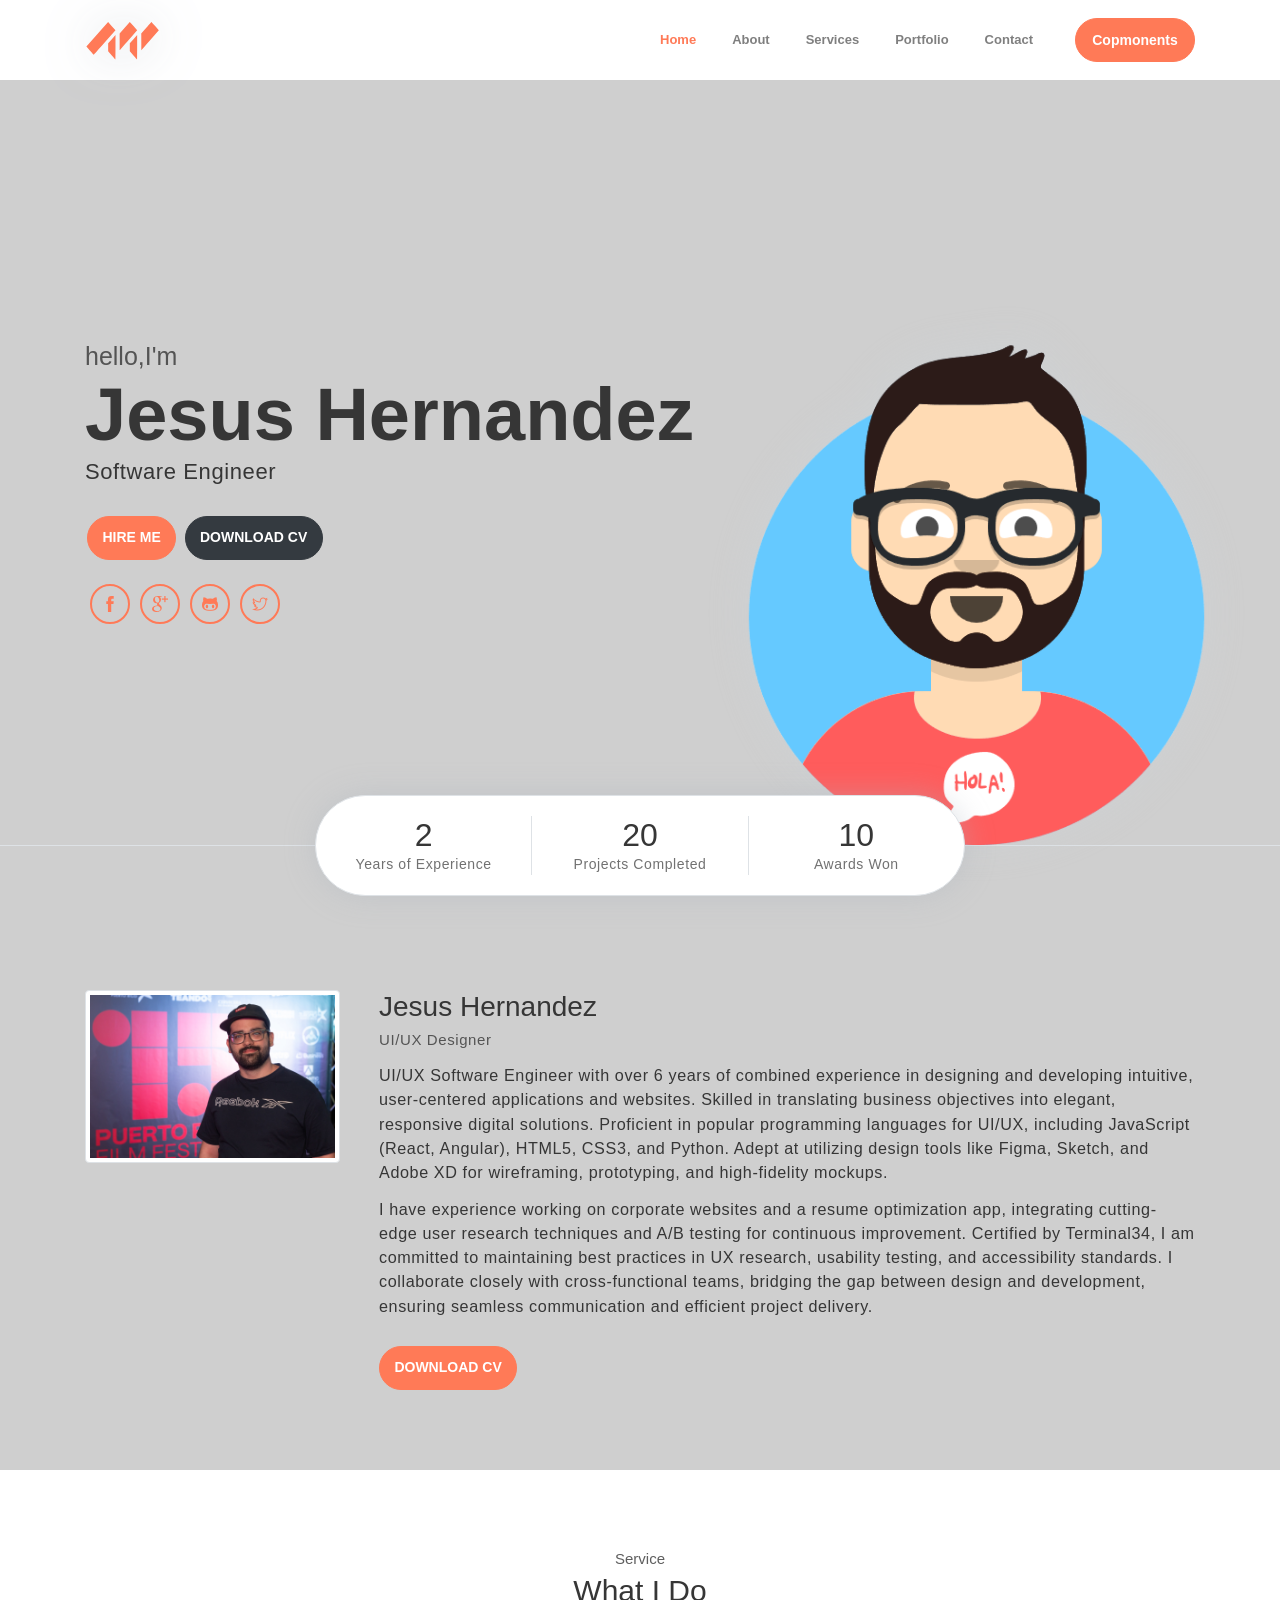
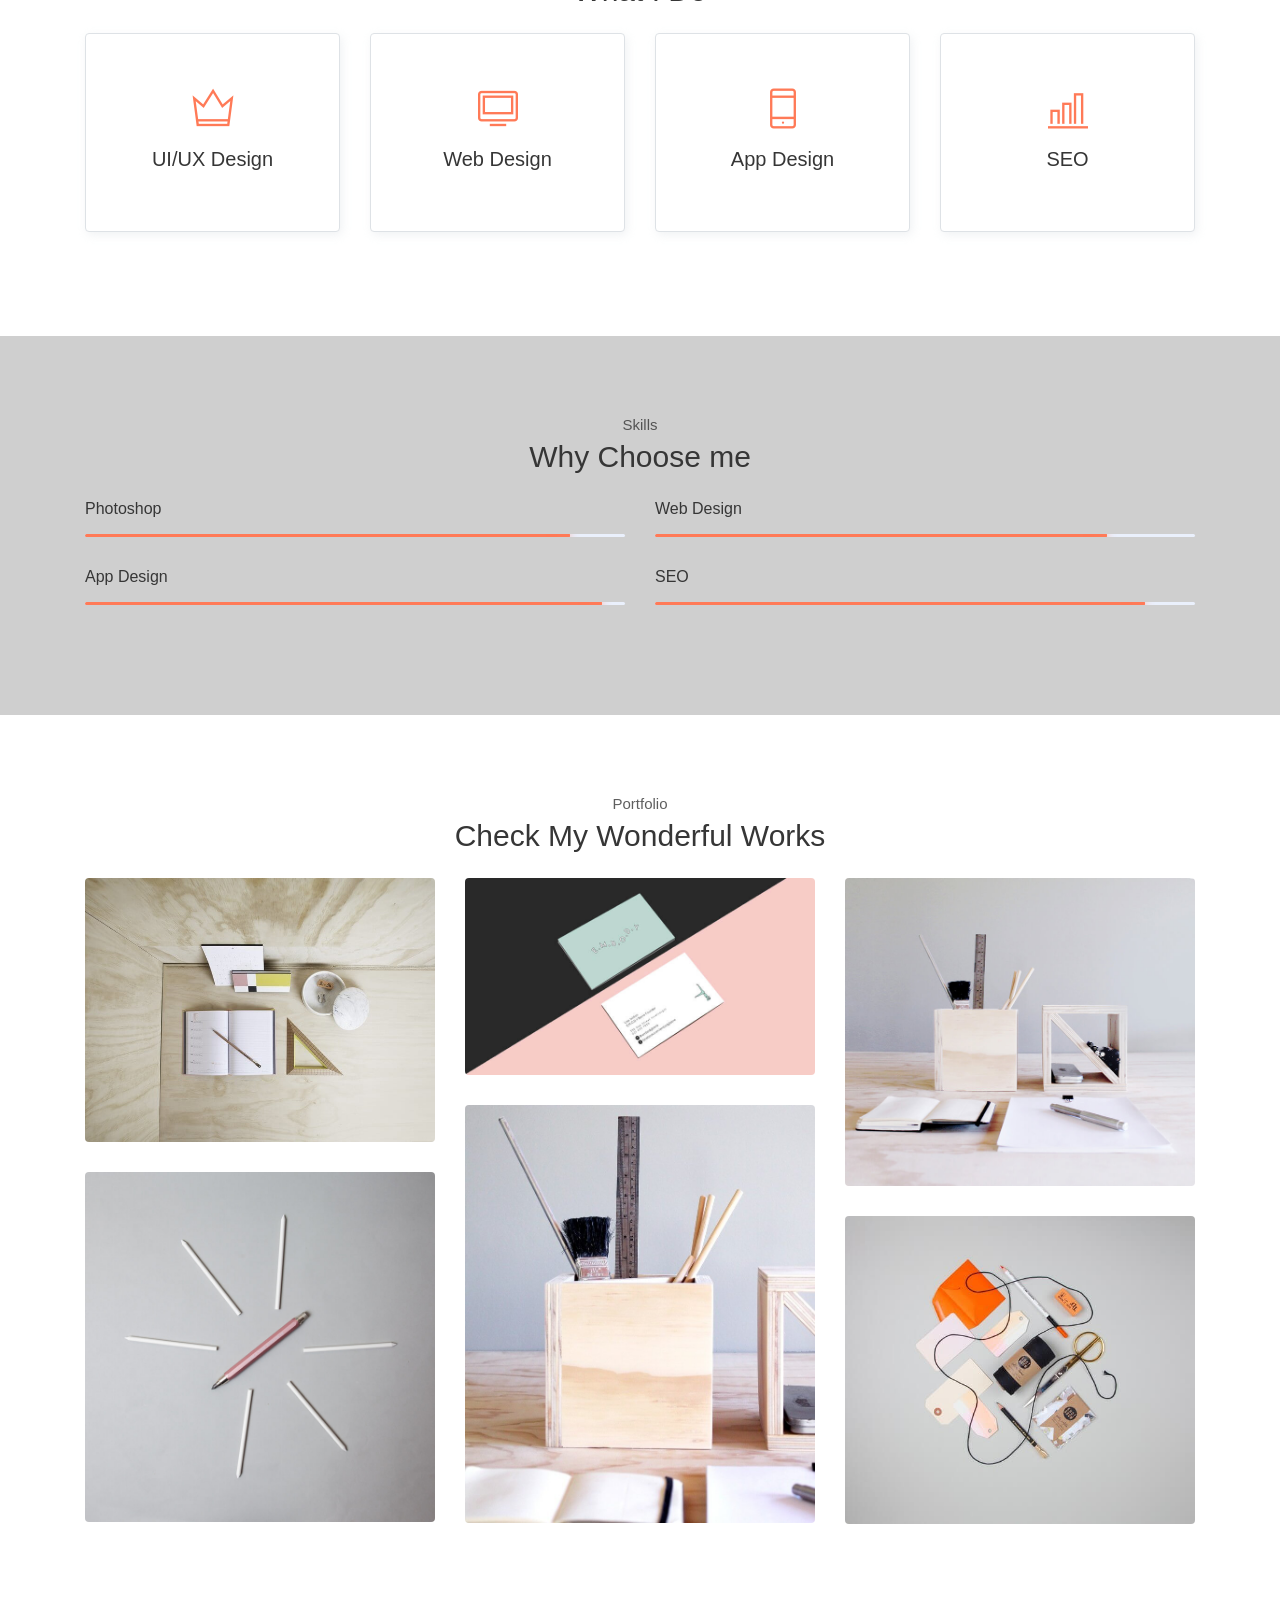
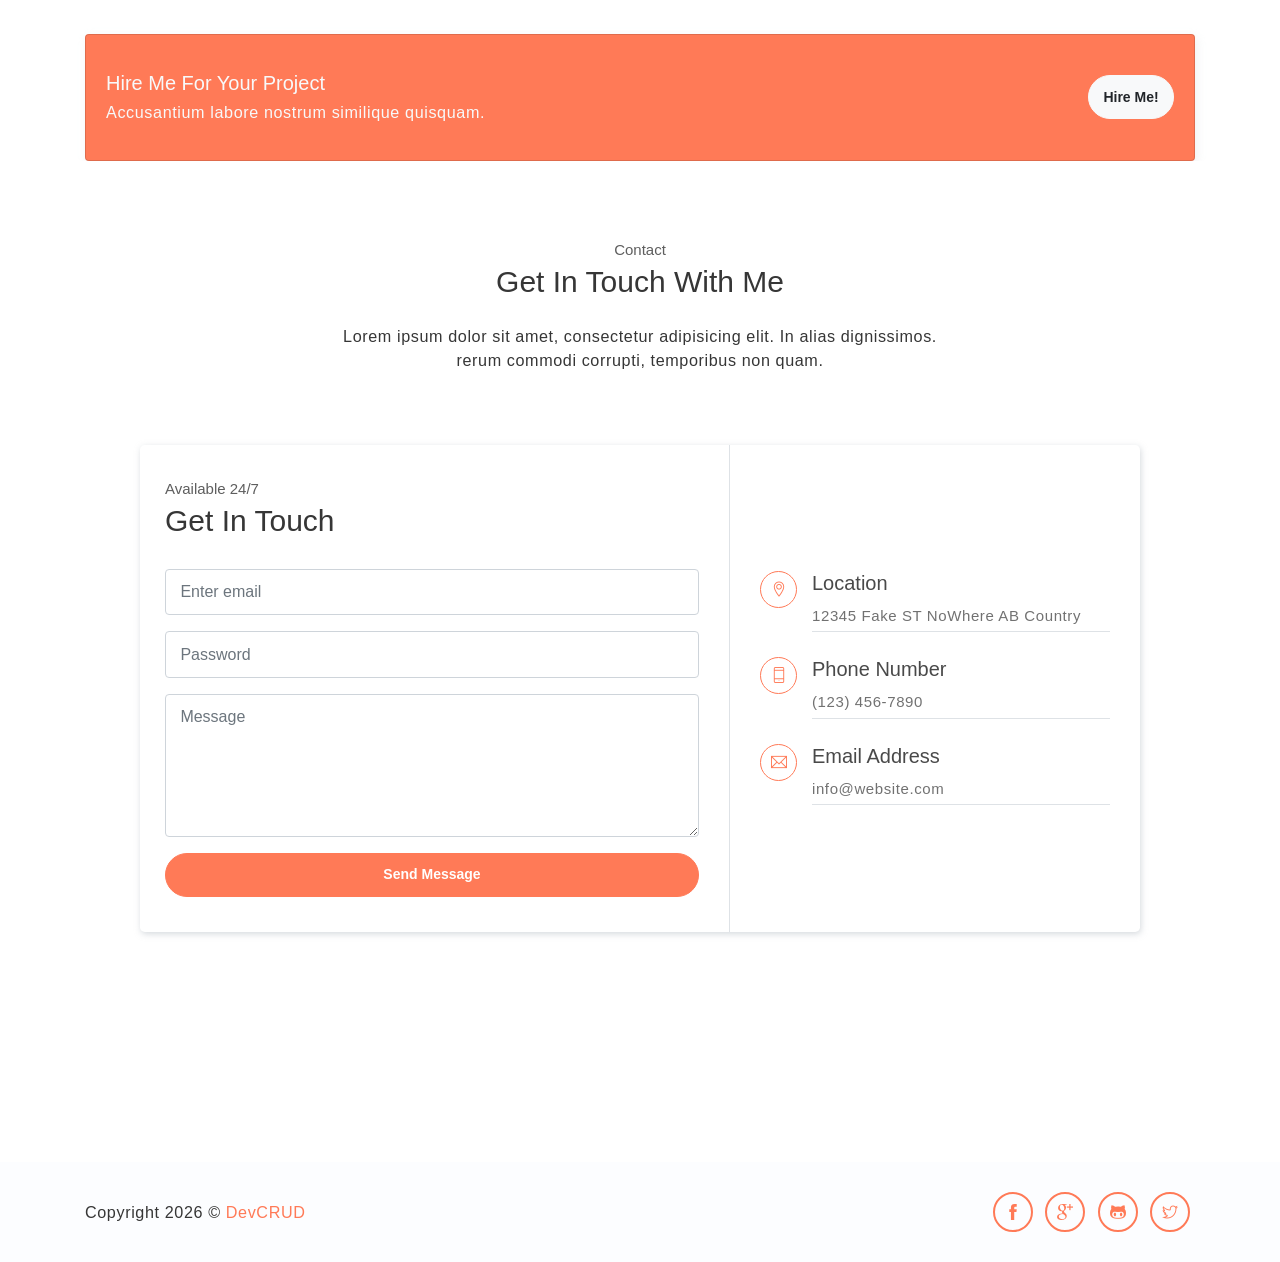
<file: docs/index.html>
<!DOCTYPE html>
<html lang="en">
<head>
	<meta charset="utf-8">
    <meta name="viewport" content="width=device-width, initial-scale=1, shrink-to-fit=no">
    <meta name="description" content="Start your development with Steller landing page.">
    <meta name="author" content="Devcrud">
    <title>Steller Landing page | Free Bootstrap 4.1 landing page</title>
    <!-- font icons -->
    <link rel="stylesheet" href="assets/vendors/themify-icons/css/themify-icons.css">
    <!-- Bootstrap + Steller main styles -->
	<link rel="stylesheet" href="assets/css/steller.css">
</head>
<body data-spy="scroll" data-target=".navbar" data-offset="40" id="home">

    <!-- Page navigation -->
    <nav class="navbar navbar-expand-lg navbar-light fixed-top" data-spy="affix" data-offset-top="0">
        <div class="container">
            <a class="navbar-brand" href="#"><img src="assets/imgs/logo.svg" alt=""></a>
            <button class="navbar-toggler" type="button" data-toggle="collapse" data-target="#navbarSupportedContent" aria-controls="navbarSupportedContent" aria-expanded="false" aria-label="Toggle navigation">
                <span class="navbar-toggler-icon"></span>
            </button>

            <div class="collapse navbar-collapse" id="navbarSupportedContent">
                <ul class="navbar-nav ml-auto align-items-center">
                    <li class="nav-item">
                        <a class="nav-link" href="#home">Home</a>
                    </li>
                    <li class="nav-item">
                        <a class="nav-link" href="#about">About</a>
                    </li>
                    <li class="nav-item">
                        <a class="nav-link" href="#service">Services</a>
                    </li>                   
                    <li class="nav-item">
                        <a class="nav-link" href="#portfolio">Portfolio</a>
                    </li>
                    <!-- <li class="nav-item">
                        <a class="nav-link" href="#testmonial">Testmonials</a>
                    </li>
                    <li class="nav-item">
                        <a class="nav-link" href="#blog">Blog</a>
                    </li> -->
                    <li class="nav-item">
                        <a class="nav-link" href="#contact">Contact</a>
                    </li>
                    <li class="nav-item">
                        <a class="- btn btn-primary rounded ml-4" href="components.html">Copmonents</a>
                    </li>
                </ul>
            </div>
        </div>          
    </nav>
    <!-- End of page navibation -->

    <!-- Page Header -->
    <header class="header" id="home">
        <div class="container">
            <div class="infos">
                <h6 class="subtitle">hello,I'm</h6>
                <h6 class="title">Jesus Hernandez</h6>
                <p>Software Engineer</p>

                <div class="buttons pt-3">
                    <button class="btn btn-primary rounded">HIRE ME</button>
                    <button class="btn btn-dark rounded">DOWNLOAD CV</button>
                </div>      

                <div class="socials mt-4">
                    <a class="social-item" href="javascript:void(0)"><i class="ti-facebook"></i></a>
                    <a class="social-item" href="javascript:void(0)"><i class="ti-google"></i></a>
                    <a class="social-item" href="javascript:void(0)"><i class="ti-github"></i></a>
                    <a class="social-item" href="javascript:void(0)"><i class="ti-twitter"></i></a>
                </div>
            </div>              
            <div class="img-holder">
                <img src="assets/imgs/avataaars.png" alt="">
            </div>      
        </div>  

        <!-- Header-widget -->
        <div class="widget">
            <div class="widget-item">
                <h2>2</h2>
                <p>Years of Experience</p>
            </div>
            <div class="widget-item">
                <h2>20</h2>
                <p>Projects Completed</p>
            </div>
            <div class="widget-item">
                <h2>10</h2>
                <p>Awards Won</p>
            </div>
        </div>
    </header>
    <!-- End of Page Header -->
    
    <!-- About section -->
    <section id="about" class="section mt-3">
        <div class="container mt-5">
            <div class="row text-center text-md-left">
                <div class="col-md-3">
                    <img src="assets/imgs/profilepic.JPG" alt="" class="img-thumbnail mb-4">
                </div>
                <div class="pl-md-4 col-md-9">
                    <h6 class="title">Jesus Hernandez</h6>
                    <p class="subtitle">UI/UX Designer</p>
                    <p>UI/UX Software Engineer with over 6 years of combined experience in designing and developing intuitive, user-centered applications and websites. Skilled in translating business objectives into elegant, responsive digital solutions. Proficient in popular programming languages for UI/UX, including JavaScript (React, Angular), HTML5, CSS3, and Python. Adept at utilizing design tools like Figma, Sketch, and Adobe XD for wireframing, prototyping, and high-fidelity mockups.</p>
                    <p>I have experience working on corporate websites and a resume optimization app, integrating cutting-edge user research techniques and A/B testing for continuous improvement. Certified by Terminal34, I am committed to maintaining best practices in UX research, usability testing, and accessibility standards. I collaborate closely with cross-functional teams, bridging the gap between design and development, ensuring seamless communication and efficient project delivery.</p>
                    <button class="btn btn-primary rounded mt-3">DOWNLOAD CV</button>                   
                </div>
            </div>
        </div>
    </section>

    <!-- Service section -->
    <section id="service" class="section">
        <div class="container text-center">
            <h6 class="subtitle">Service</h6>
            <h6 class="section-title mb-4">What I Do</h6>
            <!-- <p class="mb-5 pb-4">Lorem ipsum dolor sit amet, consectetur adipisicing elit. In alias dignissimos. <br> rerum commodi corrupti, temporibus non quam.</p> -->

            <div class="row">
                <div class="col-sm-6 col-md-3 mb-4">
                    <div class="custom-card card border">
                        <div class="card-body">
                            <i class="icon ti-crown"></i>
                            <h5>UI/UX Design</h5>
                        </div>
                    </div>
                </div>
                <div class="col-sm-6 col-md-3 mb-4">
                    <div class="custom-card card border">
                        <div class="card-body">
                            <i class="icon ti-desktop"></i>
                            <h5>Web Design</h5>
                        </div>
                    </div>
                </div>
                <div class="col-sm-6 col-md-3 mb-4">
                    <div class="custom-card card border">
                        <div class="card-body">
                            <i class="icon ti-mobile"></i>
                            <h5>App Design</h5>
                        </div>
                    </div>
                </div>
                <div class="col-sm-6 col-md-3 mb-4">
                    <div class="custom-card card border">
                        <div class="card-body">
                            <i class="icon ti-bar-chart"></i>
                            <h5>SEO</h5>
                        </div>
                    </div>
                </div>
            </div>
        </div>
    </section>
    <!-- End of Sectoin -->

    <!-- Skills section -->
    <section class="section">
        <div class="container text-center">
            <h6 class="subtitle">Skills</h6>
            <h6 class="section-title mb-4">Why Choose me</h6>
            <!-- <p class="mb-5 pb-4">Here are some of my specializations</p> -->

            <div class="row text-left">
                <div class="col-sm-6">
                    <h6 class="mb-3">Photoshop</h6>
                    <div class="progress">
                        <div class="progress-bar bg-primary" role="progressbar" style="width: 89%;" aria-valuenow="25" aria-valuemin="0" aria-valuemax="100"><span>89%</span></div>
                    </div>
                </div>
                <div class="col-sm-6">
                    <h6 class="mb-3">Web Design</h6>
                    <div class="progress">
                        <div class="progress-bar bg-primary" role="progressbar" style="width: 83%;" aria-valuenow="25" aria-valuemin="0" aria-valuemax="100"><span>83%</span></div>
                    </div>
                </div>
                <div class="col-sm-6">
                    <h6 class="mb-3">App Design</h6>
                    <div class="progress">
                        <div class="progress-bar bg-primary" role="progressbar" style="width: 95%;" aria-valuenow="25" aria-valuemin="0" aria-valuemax="100"><span>95%</span></div>
                    </div>
                </div>
                <div class="col-sm-6">
                    <h6 class="mb-3">SEO</h6>
                    <div class="progress">
                        <div class="progress-bar bg-primary" role="progressbar" style="width: 90%;" aria-valuenow="25" aria-valuemin="0" aria-valuemax="100"><span>90%</span></div>
                    </div>
                </div>
            </div>  
        </div>
    </section>
    <!-- End of Skills sections -->

    <!-- Portfolio section -->
    <section id="portfolio" class="section">
        <div class="container text-center">
            <h6 class="subtitle">Portfolio</h6>
            <h6 class="section-title mb-4">Check My Wonderful Works</h6>
            <!-- <p class="mb-5 pb-4">Lorem ipsum dolor sit amet, consectetur adipisicing elit. In alias dignissimos. <br> rerum commodi corrupti, temporibus non quam.</p> -->

            <div class="row">
                <div class="col-sm-4">
                    <div class="img-wrapper">
                        <img src="assets/imgs/folio-1.jpg" alt="">
                        <div class="overlay">
                            <div class="overlay-infos">
                                <h5>Project Title</h5>
                                <a href="javascript:void(0)"><i class="ti-zoom-in"></i></a>
                                <a href="javascript:void(0)"><i class="ti-link"></i></a>
                            </div>  
                        </div>
                    </div>
                    <div class="img-wrapper">
                        <img src="assets/imgs/folio-2.jpg" alt="">
                        <div class="overlay">
                            <div class="overlay-infos">
                                <h5>Project Title</h5>
                                <a href="javascript:void(0)"><i class="ti-zoom-in"></i></a>
                                <a href="javascript:void(0)"><i class="ti-link"></i></a>
                            </div>                              
                        </div>
                    </div>                  
                </div>
                <div class="col-sm-4">
                    <div class="img-wrapper">
                        <img src="assets/imgs/folio-3.jpg" alt="">
                        <div class="overlay">
                            <div class="overlay-infos">
                                <h5>Project Title</h5>
                                <a href="javascript:void(0)"><i class="ti-zoom-in"></i></a>
                                <a href="javascript:void(0)"><i class="ti-link"></i></a>
                            </div>  
                        </div>
                    </div>
                    <div class="img-wrapper">
                        <img src="assets/imgs/folio-4.jpg" alt="">
                        <div class="overlay">
                            <div class="overlay-infos">
                                <h5>Project Title</h5>
                                <a href="javascript:void(0)"><i class="ti-zoom-in"></i></a>
                                <a href="javascript:void(0)"><i class="ti-link"></i></a>
                            </div>                              
                        </div>
                    </div>                  
                </div>
                <div class="col-sm-4">
                    <div class="img-wrapper">
                        <img src="assets/imgs/folio-5.jpg" alt="">
                        <div class="overlay">
                            <div class="overlay-infos">
                                <h5>Project Title</h5>
                                <a href="javascript:void(0)"><i class="ti-zoom-in"></i></a>
                                <a href="javascript:void(0)"><i class="ti-link"></i></a>
                            </div>  
                        </div>
                    </div>
                    <div class="img-wrapper">
                        <img src="assets/imgs/folio-6.jpg" alt="">
                        <div class="overlay">
                            <div class="overlay-infos">
                                <h5>Project Title</h5>
                                <a href="javascript:void(0)"><i class="ti-zoom-in"></i></a>
                                <a href="javascript:void(0)"><i class="ti-link"></i></a>
                            </div>                              
                        </div>
                    </div>                  
                </div>
            </div>

        </div>
    </section>
    <!-- End of portfolio section -->

    <!-- Testmonial Section -->
    <!-- <section id="testmonial" class="section">
        <div class="container text-center">
            <h6 class="subtitle">Testmonial</h6>
            <h6 class="section-title mb-4">What People Say About Me</h6>
            <p class="mb-5 pb-4">Lorem ipsum dolor sit amet, consectetur adipisicing elit. In alias dignissimos. <br> rerum commodi corrupti, temporibus non quam.</p>


            <div id="carouselExampleIndicators" class="carousel slide" data-ride="carousel">
                <ol class="carousel-indicators">
                    <li data-target="#carouselExampleIndicators" data-slide-to="0" class="active"></li>
                    <li data-target="#carouselExampleIndicators" data-slide-to="1"></li>
                    <li data-target="#carouselExampleIndicators" data-slide-to="2"></li>
                </ol>
                <div class="carousel-inner">
                    <div class="carousel-item active">
                        <div class="card testmonial-card border">
                            <div class="card-body">
                                <img src="assets/imgs/avatar-1.jpg" alt="">
                                <p>Lorem ipsum dolor sit amet, consectetur adipisicing elit. Magnam nostrum voluptates in enim vel amet?</p>
                                <h1 class="title">Emma Re</h1>
                                <h1 class="subtitle">Graphic Designer</h1>
                            </div>
                        </div>
                    </div>
                    <div class="carousel-item">
                        <div class="card testmonial-card border">
                            <div class="card-body">
                                <img src="assets/imgs/avatar-2.jpg" alt="">
                                <p>Lorem ipsum dolor sit amet, consectetur adipisicing elit. Magnam nostrum voluptates in enim vel amet?</p>
                                <h1 class="title">James Bert</h1>
                                <h1 class="subtitle">Web Designer</h1>
                            </div>
                        </div>
                    </div>
                    <div class="carousel-item">
                        <div class="card testmonial-card border">
                            <div class="card-body">
                                <img src="assets/imgs/avatar-3.jpg" alt="">
                                <p>Lorem ipsum dolor sit amet, consectetur adipisicing elit. Magnam nostrum voluptates in enim vel amet?</p>
                                <h1 class="title">Michael Abra</h1>
                                <h1 class="subtitle">Web Developer</h1>
                            </div>
                        </div>
                    </div>
                </div>
            </div>
        </div>
    </section> -->
    <!-- End of testmonial section -->

    <!-- Blog Section -->
    <!-- <section id="blog" class="section">
        <div class="container text-center">
            <h6 class="subtitle">My Blogs</h6>
            <h6 class="section-title mb-4">Latest News</h6>
            <p class="mb-5 pb-4">Lorem ipsum dolor sit amet, consectetur adipisicing elit. In alias dignissimos. <br> rerum commodi corrupti, temporibus non quam.</p>

            <div class="row text-left">
                <div class="col-md-4">
                    <div class="card border mb-4">
                        <img src="assets/imgs/blog-1.jpg" alt="" class="card-img-top w-100">
                        <div class="card-body">
                            <h5 class="card-title">Designe for Everyone</h5>
                            <div class="post-details">
                                <a href="javascript:void(0)">Posted By: Admin</a>
                                <a href="javascript:void(0)"><i class="ti-thumb-up"></i> 456</a>
                                <a href="javascript:void(0)"><i class="ti-comment"></i> 123</a>
                            </div>
                            <p>Lorem ipsum dolor sit amet, consectetur adipisicing elit. Ut ad vel dolorum, iusto velit, minima? Voluptas nemo harum impedit nisi.</p>
                            <a href="javascript:void(0)">Read More..</a>
                        </div>
                    </div>
                </div>
                <div class="col-md-4">
                    <div class="card border mb-4">
                        <img src="assets/imgs/blog-2.jpg" alt="" class="card-img-top w-100">
                        <div class="card-body">
                            <h5 class="card-title">Web Layouts</h5>
                            <div class="post-details">
                                <a href="javascript:void(0)">Posted By: Admin</a>
                                <a href="javascript:void(0)"><i class="ti-thumb-up"></i> 456</a>
                                <a href="javascript:void(0)"><i class="ti-comment"></i> 123</a>
                            </div>
                            <p>Lorem ipsum dolor sit amet, consectetur adipisicing elit. Ut ad vel dolorum, iusto velit, minima? Voluptas nemo harum impedit nisi.</p>
                            <a href="javascript:void(0)">Read More..</a>
                        </div>
                    </div>
                </div>
                <div class="col-md-4">
                    <div class="card border mb-4">
                        <img src="assets/imgs/blog-3.jpg" alt="" class="card-img-top w-100">
                        <div class="card-body">
                            <h5 class="card-title">Bootstrap Framework</h5>
                            <div class="post-details">
                                <a href="javascript:void(0)">Posted By: Admin</a>
                                <a href="javascript:void(0)"><i class="ti-thumb-up"></i> 456</a>
                                <a href="javascript:void(0)"><i class="ti-comment"></i> 123</a>
                            </div>
                            <p>Lorem ipsum dolor sit amet, consectetur adipisicing elit. Ut ad vel dolorum, iusto velit, minima? Voluptas nemo harum impedit nisi.</p>
                            <a href="javascript:void(0)">Read More..</a>
                        </div>
                    </div>
                </div>
            </div>
        </div>
    </section> -->

    <!-- Hire me section -->
    <section class="bg-gray p-0 section">
        <div class="container">
            <div class="card bg-primary">
                <div class="card-body text-light">
                    <div class="row align-items-center">
                        <div class="col-sm-9 text-center text-sm-left">
                            <h5 class="mt-3">Hire Me For Your Project</h5>
                            <p class="mb-3">Accusantium labore nostrum similique quisquam.</p>
                        </div>
                        <div class="col-sm-3 text-center text-sm-right">
                            <button class="btn btn-light rounded">Hire Me!</button>
                        </div>
                    </div>
                </div> 
            </div>
        </div>
    </section>      
    <!-- End od Hire me section. -->

    <!-- Contact Section -->
    <section id="contact" class="position-relative section">
        <div class="container text-center">
            <h6 class="subtitle">Contact</h6>
            <h6 class="section-title mb-4">Get In Touch With Me</h6>
            <p class="mb-5 pb-4">Lorem ipsum dolor sit amet, consectetur adipisicing elit. In alias dignissimos. <br> rerum commodi corrupti, temporibus non quam.</p>

            <div class="contact text-left">
                <div class="form">
                    <h6 class="subtitle">Available 24/7</h6>
                    <h6 class="section-title mb-4">Get In Touch</h6>
                    <form>
                        <div class="form-group">
                            <input type="email" class="form-control" id="exampleInputEmail1" aria-describedby="emailHelp" placeholder="Enter email" required>
                        </div>
                        <div class="form-group">
                            <input type="password" class="form-control" id="exampleInputPassword1" placeholder="Password" required>
                        </div>
                        <div class="form-group">
                            <textarea name="contact-message" id="" cols="30" rows="5" class="form-control" placeholder="Message"></textarea>
                        </div>
                        <button type="submit" class="btn btn-primary btn-block rounded w-lg">Send Message</button>
                    </form>
                </div>
                <div class="contact-infos">
                    <div class="item">
                        <i class="ti-location-pin"></i>
                        <div class="">
                            <h5>Location</h5>
                            <p> 12345 Fake ST NoWhere AB Country</p>
                        </div>                          
                    </div>
                    <div class="item">
                        <i class="ti-mobile"></i>
                        <div>
                            <h5>Phone Number</h5>
                            <p>(123) 456-7890</p>
                        </div>                          
                    </div>
                    <div class="item">
                        <i class="ti-email"></i>
                        <div class="mb-0">
                            <h5>Email Address</h5>
                            <p>info@website.com</p>
                        </div>
                    </div>
                </div>                  
            </div>
        </div>  
        <div id="map">
            <iframe src="https://snazzymaps.com/embed/61257"></iframe>
        </div>      
    </section>
    <!-- End of Contact Section -->

    <!-- Page Footer -->
    <footer class="page-footer">
        <div class="container">
            <div class="row align-items-center">
                <div class="col-sm-6">
                    <p>Copyright <script>document.write(new Date().getFullYear())</script> &copy; <a href="http://www.devcrud.com" target="_blank">DevCRUD</a></p>
                </div>
                <div class="col-sm-6">
                    <div class="socials">
                        <a class="social-item" href="javascript:void(0)"><i class="ti-facebook"></i></a>
                        <a class="social-item" href="javascript:void(0)"><i class="ti-google"></i></a>
                        <a class="social-item" href="javascript:void(0)"><i class="ti-github"></i></a>
                        <a class="social-item" href="javascript:void(0)"><i class="ti-twitter"></i></a>
                    </div>
                </div>
            </div>
        </div>
    </footer> 
    <!-- End of page footer -->
	
	<!-- core  -->
    <script src="assets/vendors/jquery/jquery-3.4.1.js"></script>
    <script src="assets/vendors/bootstrap/bootstrap.bundle.js"></script>
    <!-- bootstrap 3 affix -->
	<script src="assets/vendors/bootstrap/bootstrap.affix.js"></script>

    <!-- steller js -->
    <script src="assets/js/steller.js"></script>

</body>
</html>
</file>
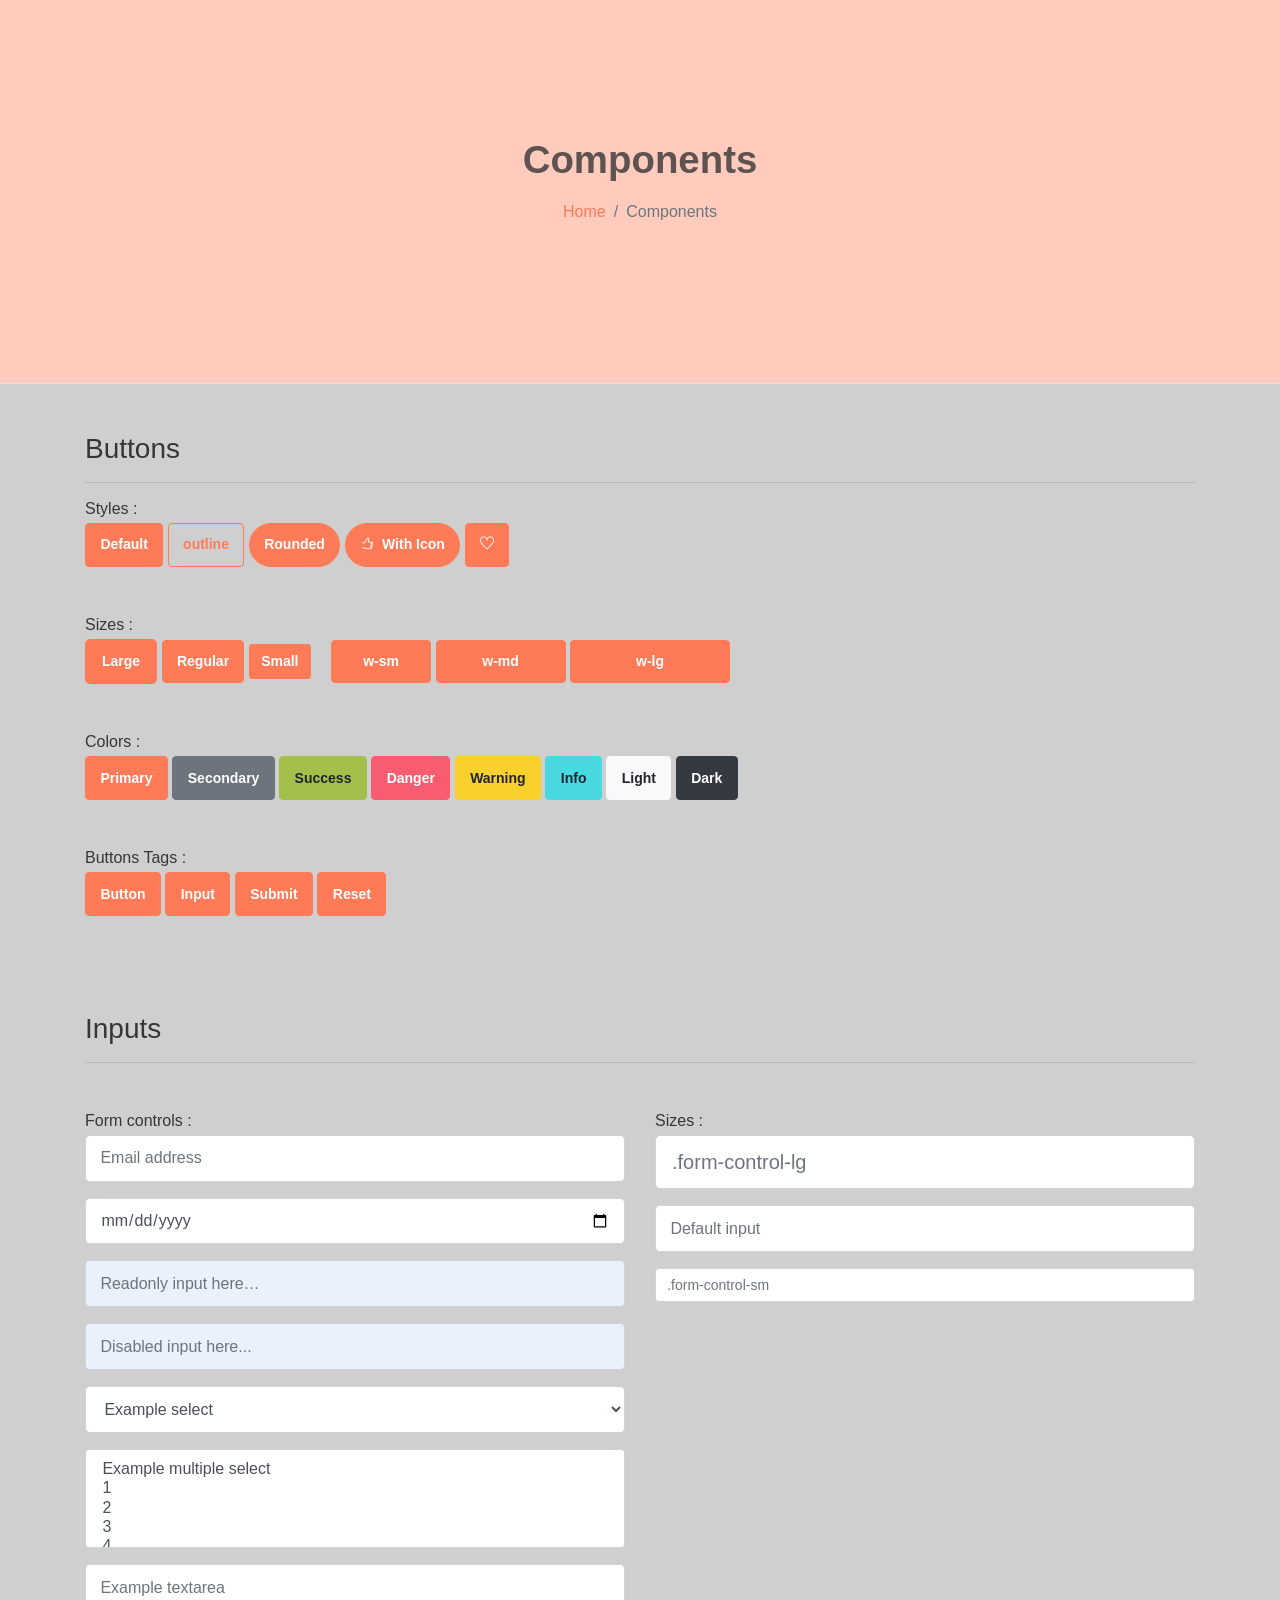
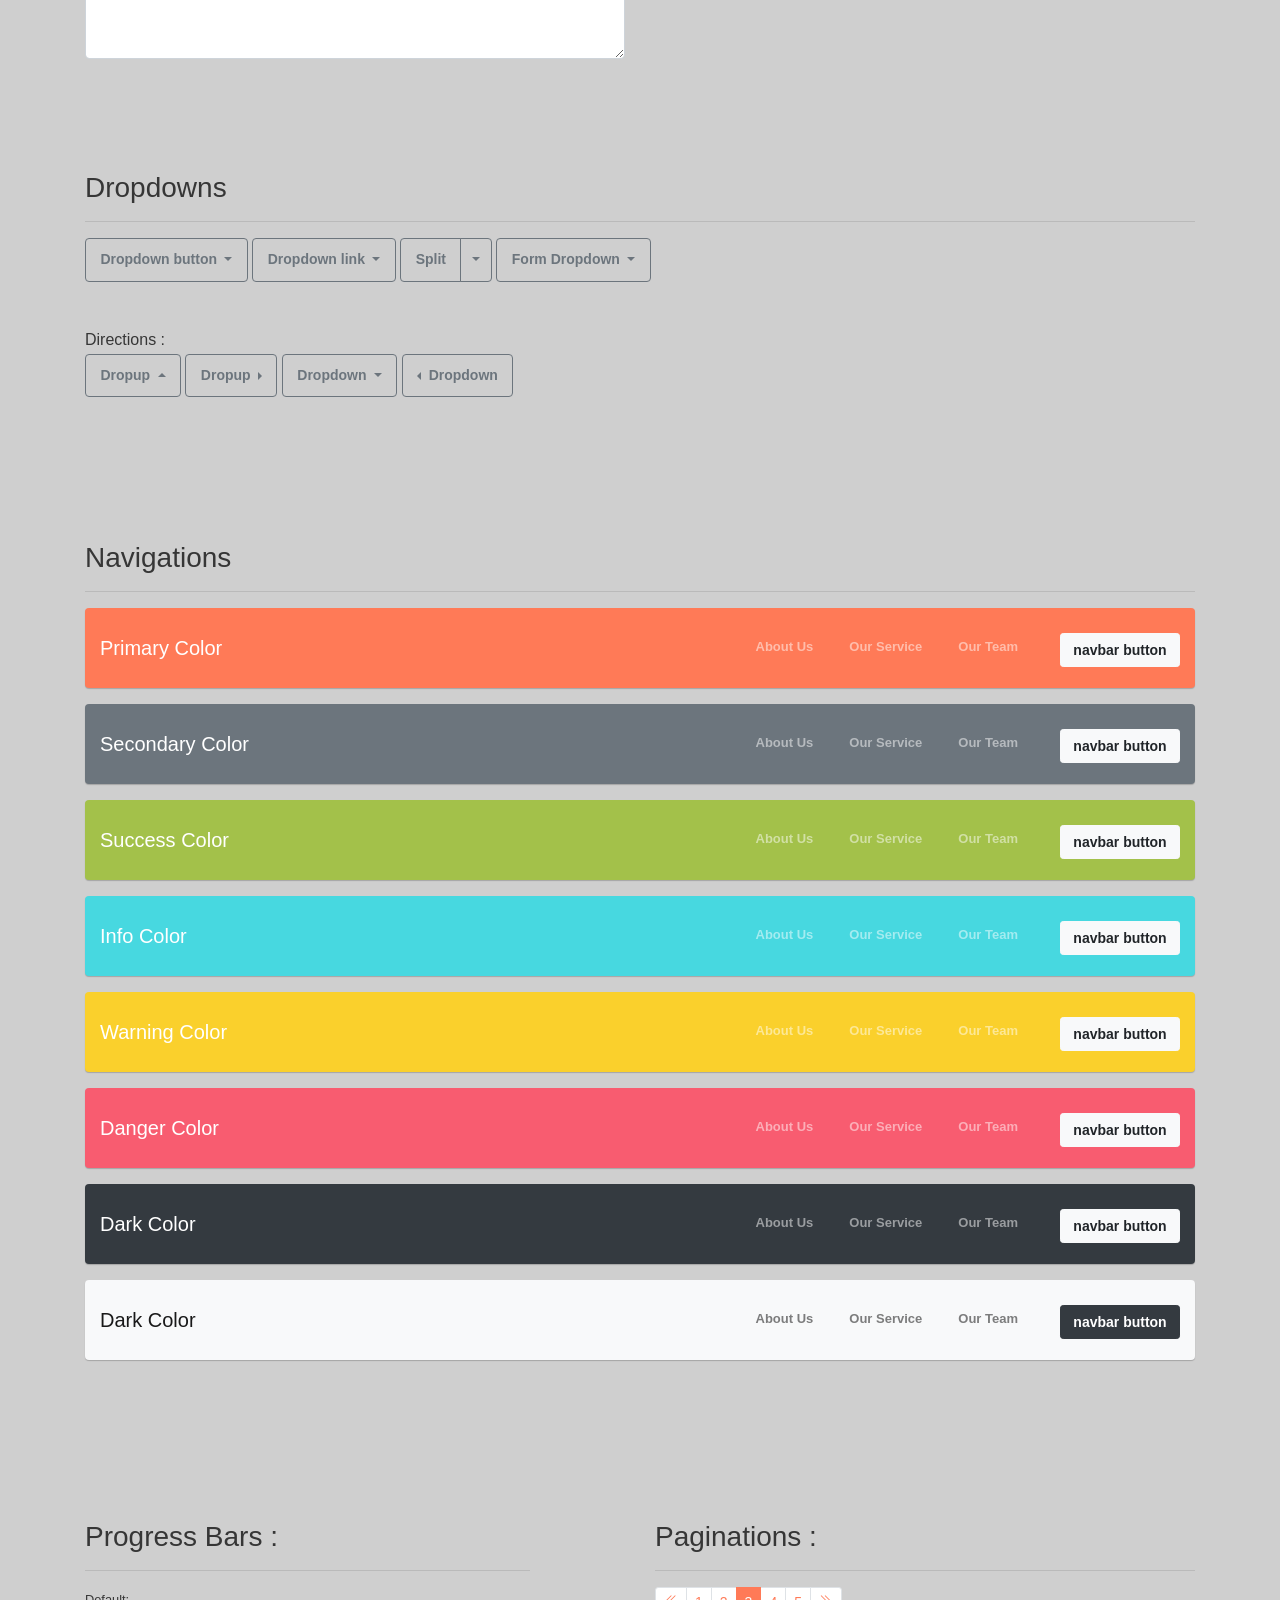
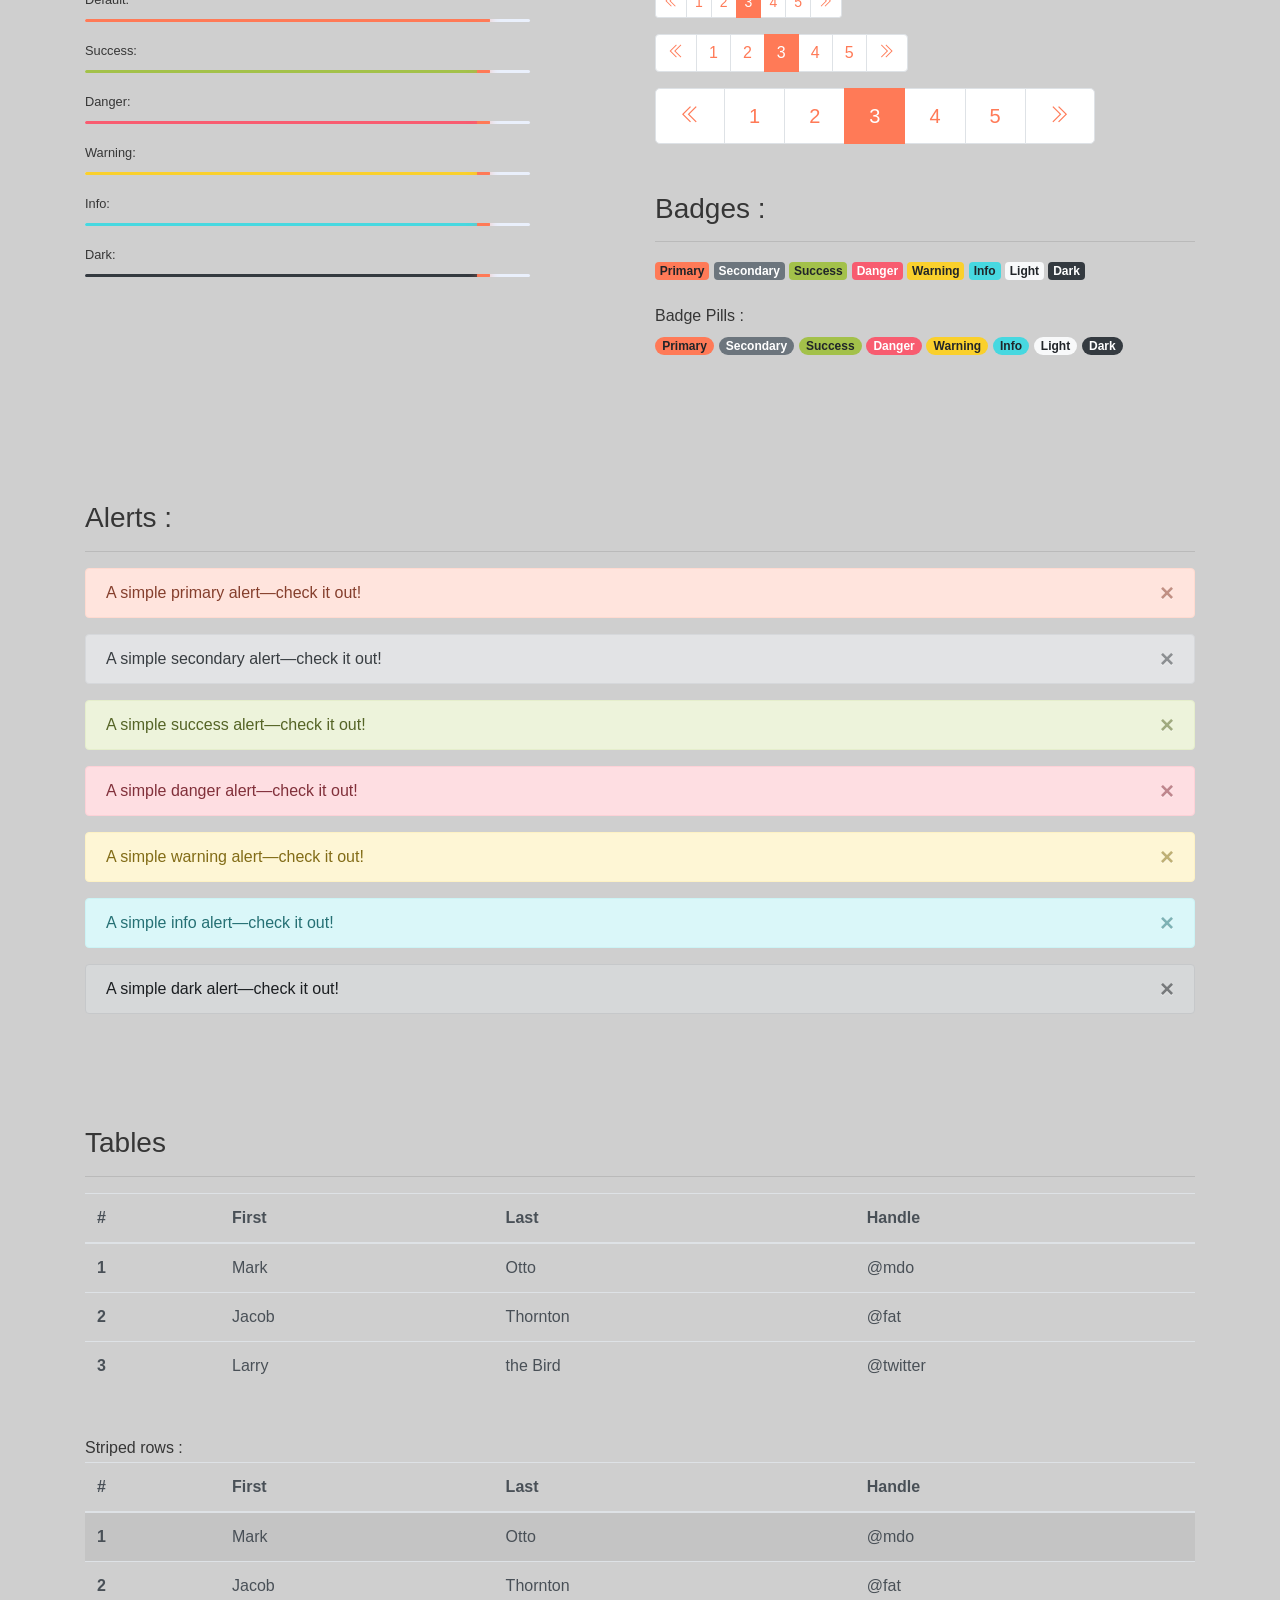
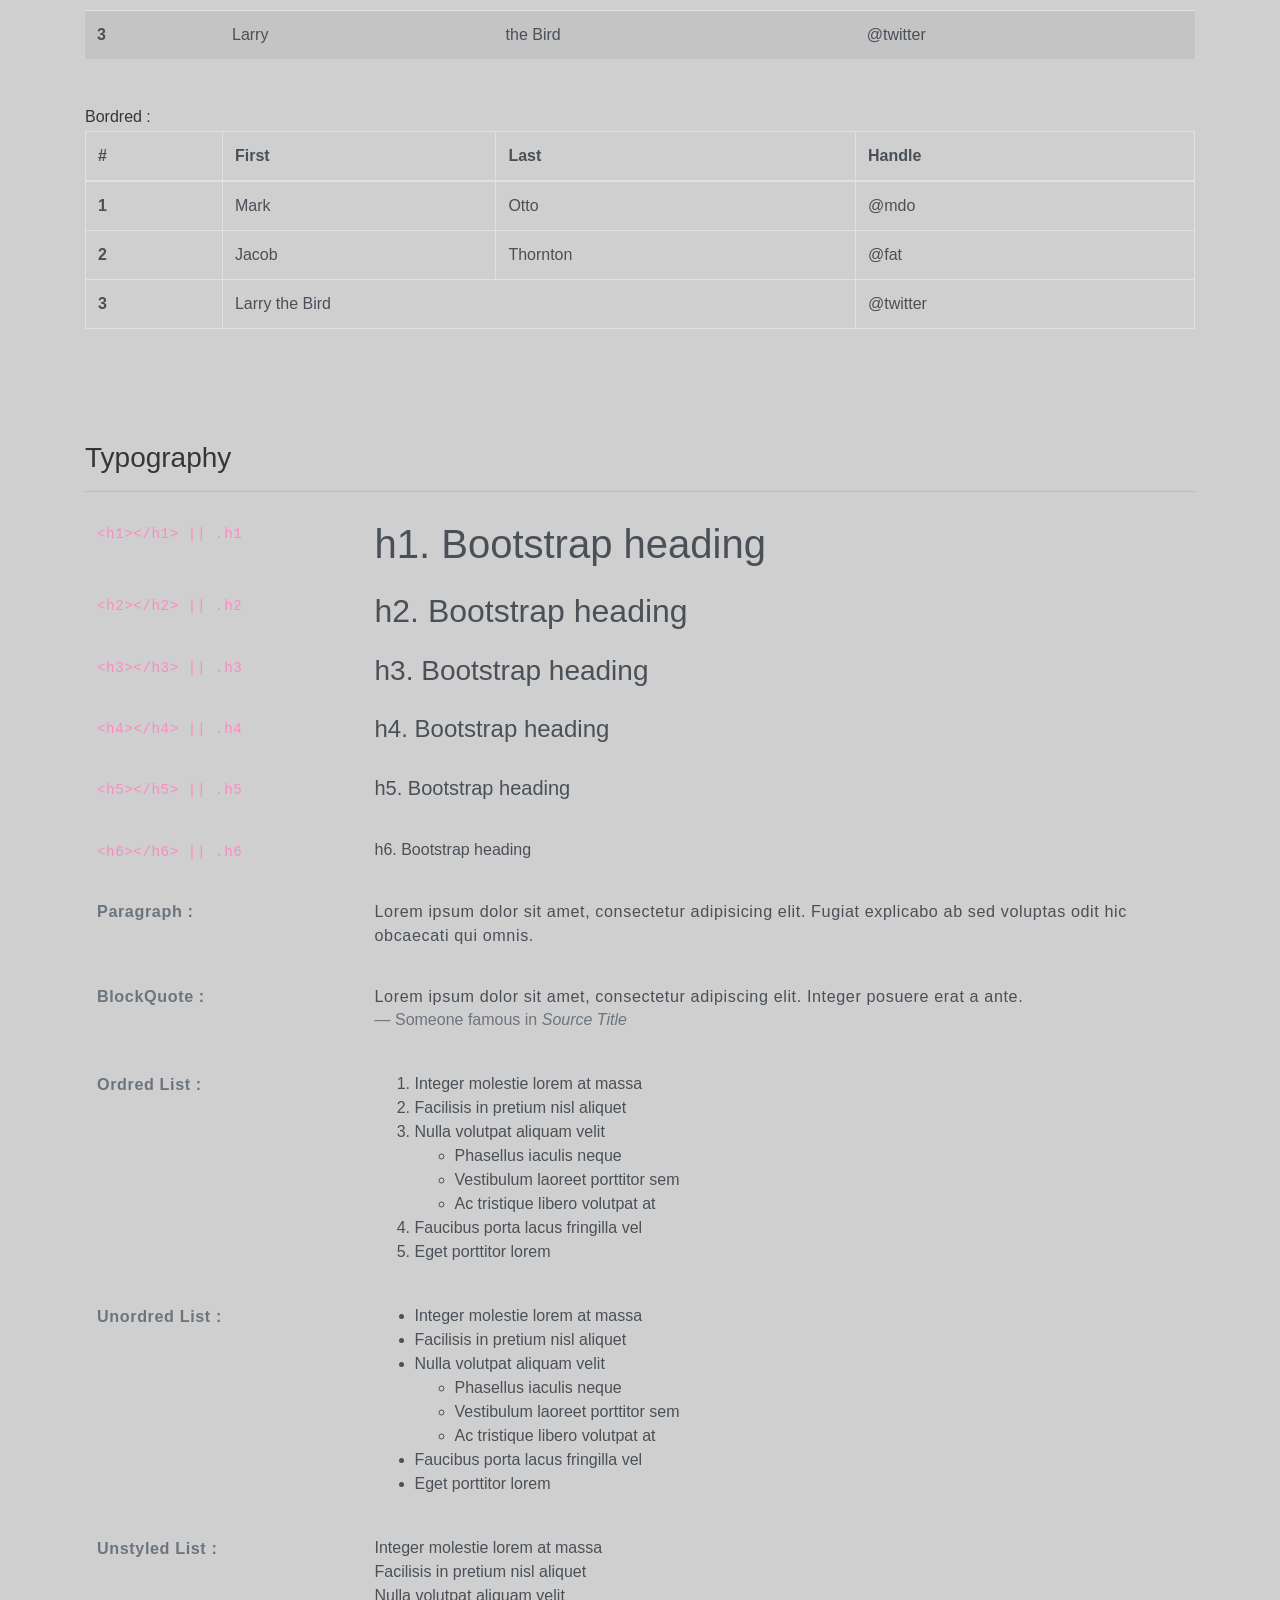
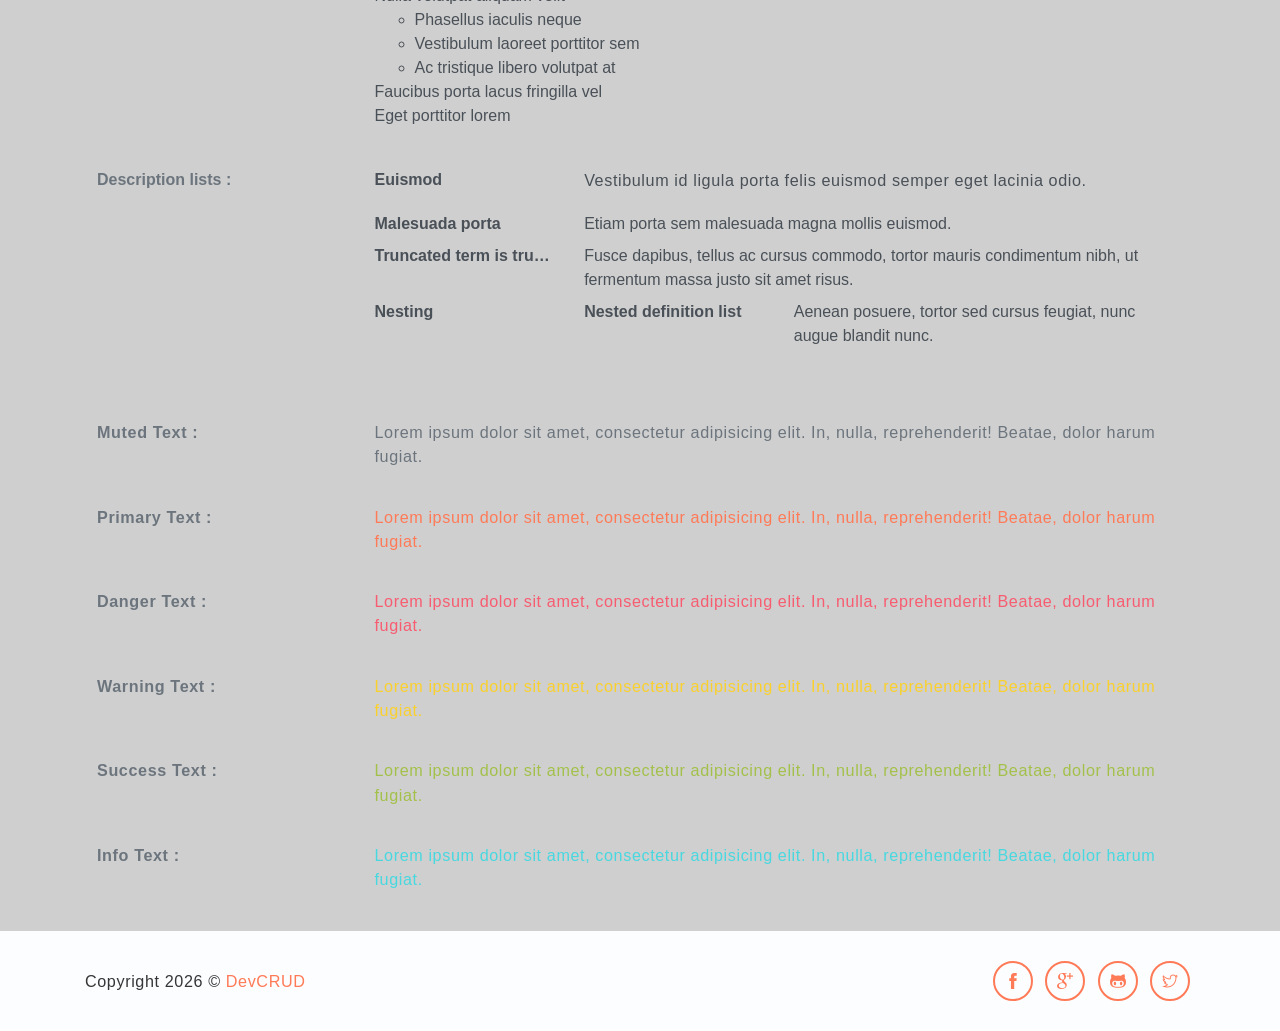
<file: docs/components.html>
<!DOCTYPE html>
<html lang="en">
<head>
   <meta charset="utf-8">
   <meta name="viewport" content="width=device-width, initial-scale=1, shrink-to-fit=no">
   <meta name="description" content="Start your development with Steller landing page.">
   <meta name="author" content="Devcrud">
   <title>Steller | Components</title>
   <!-- font icons -->
   <link rel="stylesheet" href="assets/vendors/themify-icons/css/themify-icons.css">
   <!-- Bootstrap + Steller  -->
   <link rel="stylesheet" href="assets/css/steller.css">
</head>
<body>

   <!-- Page Header -->
   <header class="header header-mini"> 
      <div class="header-title">Components</div> 
      <nav aria-label="breadcrumb">
         <ol class="breadcrumb">
            <li class="breadcrumb-item"><a href="/">Home</a></li>
            <li class="breadcrumb-item active" aria-current="page">Components</li>
         </ol>
      </nav>
   </header> <!-- End Of Page Header -->

   <!-- main content -->
   <div class="container">

      <!-- Buttons -->
      <h3 class="mt-5">Buttons</h3>
      <hr>
      <h6 class="section-secondary-title">Styles :</h6>
      <button class="btn btn-primary">Default</button>
      <button class="btn btn-outline-primary">outline</button>
      <button class="btn btn-primary rounded">Rounded</button>
      <button class="btn btn-primary rounded"><i class="ti-thumb-up pr-1"></i> With Icon</button>
      <button class="btn btn-primary circle"><i class="ti-heart"></i></button>

      <h6 class="section-secondary-title mt-5">Sizes :</h6>
      <button class="btn btn-primary btn-lg">Large</button>
      <button class="btn btn-primary ">Regular</button>
      <button class="btn btn-primary btn-sm">Small</button>
      <button class="btn btn-primary w-sm ml-3">w-sm</button>
      <button class="btn btn-primary w-md">w-md</button>
      <button class="btn btn-primary w-lg">w-lg</button>

      <h6 class="section-secondary-title mt-5">Colors :</h6>          
      <button type="button" class="btn btn-primary">Primary</button>
      <button type="button" class="btn btn-secondary">Secondary</button>
      <button type="button" class="btn btn-success">Success</button>
      <button type="button" class="btn btn-danger">Danger</button>
      <button type="button" class="btn btn-warning">Warning</button>
      <button type="button" class="btn btn-info">Info</button>
      <button type="button" class="btn btn-light">Light</button>
      <button type="button" class="btn btn-dark">Dark</button>

      <h6 class="section-secondary-title mt-5">Buttons Tags :</h6>
      <button class="btn btn-primary" type="submit">Button</button>
      <input class="btn btn-primary" type="button" value="Input">
      <input class="btn btn-primary" type="submit" value="Submit">
      <input class="btn btn-primary" type="reset" value="Reset">
      
      <!-- devider -->
      <div class="py-5"></div>

      <!-- Inputs -->
      <h3>Inputs</h3>
      <hr>
      <div class="row mt-5">
         <div class="col-md-6">
            <h6 class="section-secondary-title">Form controls :</h6>        
            <div class="form-group">
               <input type="email" class="form-control" id="exampleFormControlInput1" placeholder="Email address">
            </div>
            <div class="form-group">
               <input type="date" class="form-control" id="exampleFormControlInput1" placeholder="Date">
            </div>
            <div class="form-group">
               <input class="form-control" type="text" placeholder="Readonly input here…" readonly>
            </div>
            <div class="form-group">
               <input class="form-control" id="disabledInput" type="text" placeholder="Disabled input here..." disabled>
            </div>
            <div class="form-group">
               <select class="form-control" id="exampleFormControlSelect1">
                  <option>Example select</option>
                  <option>1</option>
                  <option>2</option>
                  <option>3</option>
                  <option>4</option>
                  <option>5</option>
               </select>
            </div>
            <div class="form-group">
               <select multiple class="form-control" id="exampleFormControlSelect2">
                  <option>Example multiple select</option>
                  <option>1</option>
                  <option>2</option>
                  <option>3</option>
                  <option>4</option>
                  <option>5</option>
               </select>
            </div>
            <div class="form-group">
               <textarea class="form-control" id="exampleFormControlTextarea1" rows="3" placeholder="Example textarea"></textarea>
            </div>
         </div>
         <div class="col-md-6">
            <h6 class="section-secondary-title">Sizes :</h6>    
            <div class="form-group">
               <input class="form-control form-control-lg" type="text" placeholder=".form-control-lg">             
            </div>
            <div class="form-group">
               <input class="form-control" type="text" placeholder="Default input">
            </div>
            <div class="form-group">
               <input class="form-control form-control-sm" type="text" placeholder=".form-control-sm"> 
            </div>
         </div>
      </div> <!-- end of inputs -->   

      <!-- devider -->
      <div class="py-5"></div>             

      <!-- Dropdowns -->
      <h3 class="components-section-title font-weight-normal">Dropdowns</h3>
      <hr>
      <div class="dropdown d-inline-block">
         <button class="btn btn-outline-secondary dropdown-toggle" type="button" id="dropdownMenuButton" data-toggle="dropdown" aria-haspopup="true" aria-expanded="false">
         Dropdown button
         </button>
         <div class="dropdown-menu" aria-labelledby="dropdownMenuButton">
         <a class="dropdown-item" href="#">Action</a>
         <a class="dropdown-item" href="#">Another action</a>
         <a class="dropdown-item" href="#">Something else here</a>
         </div>
      </div>
      <div class="dropdown d-inline-block">
         <a class="btn btn-outline-secondary dropdown-toggle" href="#" role="button" id="dropdownMenuLink" data-toggle="dropdown" aria-haspopup="true" aria-expanded="false">
            Dropdown link
         </a>
         <div class="dropdown-menu" aria-labelledby="dropdownMenuLink">
            <a class="dropdown-item" href="#">Action</a>
            <a class="dropdown-item" href="#">Another action</a>
            <a class="dropdown-item" href="#">Something else here</a>
         </div>
      </div>
      <div class="btn-group">
         <button type="button" class="btn btn-outline-secondary">Split</button>
         <button type="button" class="btn btn-outline-secondary dropdown-toggle dropdown-toggle-split" data-toggle="dropdown" aria-haspopup="true" aria-expanded="false">
         <span class="sr-only">Toggle Dropdown</span>
         </button>
         <div class="dropdown-menu">
            <a class="dropdown-item" href="#">Action</a>
            <a class="dropdown-item" href="#">Another action</a>
            <a class="dropdown-item" href="#">Something else here</a>
            <div class="dropdown-divider"></div>
            <a class="dropdown-item" href="#">Separated link</a>
         </div>
      </div>
      <div class="btn-group">
         <button class="btn btn-outline-secondary dropdown-toggle" type="button" id="dropdownMenuButton" data-toggle="dropdown" aria-haspopup="true" aria-expanded="false">
            Form Dropdown
         </button>
         <div class="dropdown-menu form">
            <form class="px-4 py-3">
               <div class="form-group">
                  <input type="email" class="form-control" id="exampleDropdownFormEmail1" placeholder="email@example.com">
               </div>
               <div class="form-group">
                  <input type="password" class="form-control" id="exampleDropdownFormPassword1" placeholder="Password">
               </div>
               <div class="form-check mb-3">
                  <input type="checkbox" class="form-check-input" id="dropdownCheck">
                  <label class="form-check-label" for="dropdownCheck">
                     Remember me
                  </label>
               </div>
               <button type="submit" class="btn btn-primary btn-block">Sign in</button>
            </form>
            <div class="dropdown-divider"></div>
            <a class="dropdown-item" href="#"><small>New around here? Sign up</small></a>
            <a class="dropdown-item" href="#"><small>Forgot password?</small></a>
         </div>
      </div>       
      <h6 class="section-secondary-title mt-5">Directions :</h6>  
      <div class="btn-group dropup">
         <button type="button" class="btn btn-outline-secondary dropdown-toggle" data-toggle="dropdown" aria-haspopup="true" aria-expanded="false">
            Dropup
         </button>
         <div class="dropdown-menu">
            <a class="dropdown-item" href="#">Action</a>
            <a class="dropdown-item" href="#">Another action</a>
            <a class="dropdown-item" href="#">Something else here</a>
            <div class="dropdown-divider"></div>
            <a class="dropdown-item" href="#">Separated link</a>
         </div>
      </div>
      <div class="btn-group dropright">
         <button type="button" class="btn btn-outline-secondary dropdown-toggle" data-toggle="dropdown" aria-haspopup="true" aria-expanded="false">
            Dropup
         </button>
         <div class="dropdown-menu">
            <a class="dropdown-item" href="#">Action</a>
            <a class="dropdown-item" href="#">Another action</a>
            <a class="dropdown-item" href="#">Something else here</a>
            <div class="dropdown-divider"></div>
            <a class="dropdown-item" href="#">Separated link</a>
         </div>
      </div>
      <div class="btn-group">
         <button type="button" class="btn btn-outline-secondary dropdown-toggle" data-toggle="dropdown" aria-haspopup="true" aria-expanded="false">
            Dropdown
         </button>
         <div class="dropdown-menu">
            <a class="dropdown-item" href="#">Action</a>
            <a class="dropdown-item" href="#">Another action</a>
            <a class="dropdown-item" href="#">Something else here</a>
            <div class="dropdown-divider"></div>
            <a class="dropdown-item" href="#">Separated link</a>
         </div>
      </div>
      <div class="btn-group dropleft">
         <button type="button" class="btn btn-outline-secondary dropdown-toggle" data-toggle="dropdown" aria-haspopup="true" aria-expanded="false">
            Dropdown
         </button>
         <div class="dropdown-menu">
            <a class="dropdown-item" href="#">Action</a>
            <a class="dropdown-item" href="#">Another action</a>
            <a class="dropdown-item" href="#">Something else here</a>
            <div class="dropdown-divider"></div>
            <a class="dropdown-item" href="#">Separated link</a>
         </div>
      </div> <!-- end of Dropdowns -->  

      <!-- devider -->
      <div class="py-5"></div>   

      <!-- navbars -->
      <h3 class="components-section-title font-weight-normal mt-5">Navigations</h3>
      <hr>
      <nav class="navbar navbar-expand-sm navbar-dark bg-primary rounded shadow mb-3">
         <div class="container">
            <a class="navbar-brand" href="#">Primary Color</a>
            <button class="navbar-toggler ml-auto" type="button" data-toggle="collapse" data-target="#navbarSupportedContent" aria-controls="navbarSupportedContent" aria-expanded="false" aria-label="Toggle navigation">
            <span class="navbar-toggler-icon"></span>
            </button>
            <div class="collapse navbar-collapse" id="navbarSupportedContent">
               <ul class="navbar-nav ml-auto"> 
                  <li class="nav-item">
                     <a class="nav-link" href="#about">About Us</a>
                  </li>
                  <li class="nav-item">
                     <a class="nav-link" href="#service">Our Service</a>
                  </li>
                  <li class="nav-item">
                     <a class="nav-link" href="#team">Our Team</a>
                  </li>
                  <li class="nav-item">
                     <a href="#book-table" class="ml-4 mt-1 btn btn-light btn-sm">navbar button</a>
                  </li>
               </ul>                       
            </div>
         </div>
      </nav>
      <nav class="navbar navbar-expand-sm navbar-dark bg-secondary rounded shadow mb-3">
         <div class="container">
            <a class="navbar-brand" href="#">Secondary Color</a>
            <button class="navbar-toggler ml-auto" type="button" data-toggle="collapse" data-target="#navbarSupportedContent" aria-controls="navbarSupportedContent" aria-expanded="false" aria-label="Toggle navigation">
            <span class="navbar-toggler-icon"></span>
            </button>
            <div class="collapse navbar-collapse" id="navbarSupportedContent">
               <ul class="navbar-nav ml-auto"> 
                  <li class="nav-item">
                     <a class="nav-link" href="#about">About Us</a>
                  </li>
                  <li class="nav-item">
                     <a class="nav-link" href="#service">Our Service</a>
                  </li>
                  <li class="nav-item">
                     <a class="nav-link" href="#team">Our Team</a>
                  </li>
                  <li class="nav-item">
                     <a href="#book-table" class="ml-4 mt-1 btn btn-light btn-sm">navbar button</a>
                  </li>
               </ul>                       
            </div>
         </div>
      </nav>
      <nav class="navbar navbar-expand-sm navbar-dark bg-success rounded shadow mb-3">
         <div class="container">
            <a class="navbar-brand" href="#">Success Color</a>
            <button class="navbar-toggler ml-auto" type="button" data-toggle="collapse" data-target="#navbarSupportedContent" aria-controls="navbarSupportedContent" aria-expanded="false" aria-label="Toggle navigation">
            <span class="navbar-toggler-icon"></span>
            </button>
            <div class="collapse navbar-collapse" id="navbarSupportedContent">
               <ul class="navbar-nav ml-auto"> 
                  <li class="nav-item">
                     <a class="nav-link" href="#about">About Us</a>
                  </li>
                  <li class="nav-item">
                     <a class="nav-link" href="#service">Our Service</a>
                  </li>
                  <li class="nav-item">
                     <a class="nav-link" href="#team">Our Team</a>
                  </li>
                  <li class="nav-item">
                     <a href="#book-table" class="ml-4 mt-1 btn btn-light btn-sm">navbar button</a>
                  </li>
               </ul>                       
            </div>
         </div>
      </nav>
      <nav class="navbar navbar-expand-sm navbar-dark bg-info rounded shadow mb-3">
         <div class="container">
            <a class="navbar-brand" href="#">Info Color</a>
            <button class="navbar-toggler ml-auto" type="button" data-toggle="collapse" data-target="#navbarSupportedContent" aria-controls="navbarSupportedContent" aria-expanded="false" aria-label="Toggle navigation">
            <span class="navbar-toggler-icon"></span>
            </button>
            <div class="collapse navbar-collapse" id="navbarSupportedContent">
               <ul class="navbar-nav ml-auto"> 
                  <li class="nav-item">
                     <a class="nav-link" href="#about">About Us</a>
                  </li>
                  <li class="nav-item">
                     <a class="nav-link" href="#service">Our Service</a>
                  </li>
                  <li class="nav-item">
                     <a class="nav-link" href="#team">Our Team</a>
                  </li>
                  <li class="nav-item">
                     <a href="#book-table" class="ml-4 mt-1 btn btn-light btn-sm">navbar button</a>
                  </li>
               </ul>                       
            </div>
         </div>
      </nav>
      <nav class="navbar navbar-expand-sm navbar-dark bg-warning rounded shadow mb-3">
         <div class="container">
            <a class="navbar-brand" href="#">Warning Color</a>
            <button class="navbar-toggler ml-auto" type="button" data-toggle="collapse" data-target="#navbarSupportedContent" aria-controls="navbarSupportedContent" aria-expanded="false" aria-label="Toggle navigation">
            <span class="navbar-toggler-icon"></span>
            </button>
            <div class="collapse navbar-collapse" id="navbarSupportedContent">
               <ul class="navbar-nav ml-auto"> 
                  <li class="nav-item">
                     <a class="nav-link" href="#about">About Us</a>
                  </li>
                  <li class="nav-item">
                     <a class="nav-link" href="#service">Our Service</a>
                  </li>
                  <li class="nav-item">
                     <a class="nav-link" href="#team">Our Team</a>
                  </li>
                  <li class="nav-item">
                     <a href="#book-table" class="ml-4 mt-1 btn btn-light btn-sm">navbar button</a>
                  </li>
               </ul>                       
            </div>
         </div>
      </nav>
      <nav class="navbar navbar-expand-sm navbar-dark bg-danger rounded shadow mb-3">
         <div class="container">
            <a class="navbar-brand" href="#">Danger Color</a>
            <button class="navbar-toggler ml-auto" type="button" data-toggle="collapse" data-target="#navbarSupportedContent" aria-controls="navbarSupportedContent" aria-expanded="false" aria-label="Toggle navigation">
            <span class="navbar-toggler-icon"></span>
            </button>
            <div class="collapse navbar-collapse" id="navbarSupportedContent">
               <ul class="navbar-nav ml-auto"> 
                  <li class="nav-item">
                     <a class="nav-link" href="#about">About Us</a>
                  </li>
                  <li class="nav-item">
                     <a class="nav-link" href="#service">Our Service</a>
                  </li>
                  <li class="nav-item">
                     <a class="nav-link" href="#team">Our Team</a>
                  </li>
                  <li class="nav-item">
                     <a href="#book-table" class="ml-4 mt-1 btn btn-light btn-sm">navbar button</a>
                  </li>
               </ul>                       
            </div>
         </div>
      </nav>
      <nav class="navbar navbar-expand-sm navbar-dark bg-dark rounded shadow mb-3">
         <div class="container">
            <a class="navbar-brand" href="#">Dark Color</a>
            <button class="navbar-toggler ml-auto" type="button" data-toggle="collapse" data-target="#navbarSupportedContent" aria-controls="navbarSupportedContent" aria-expanded="false" aria-label="Toggle navigation">
            <span class="navbar-toggler-icon"></span>
            </button>
            <div class="collapse navbar-collapse" id="navbarSupportedContent">
               <ul class="navbar-nav ml-auto"> 
                  <li class="nav-item">
                     <a class="nav-link" href="#about">About Us</a>
                  </li>
                  <li class="nav-item">
                     <a class="nav-link" href="#service">Our Service</a>
                  </li>
                  <li class="nav-item">
                     <a class="nav-link" href="#team">Our Team</a>
                  </li>
                  <li class="nav-item">
                     <a href="#book-table" class="ml-4 mt-1 btn btn-light btn-sm">navbar button</a>
                  </li>
               </ul>                       
            </div>
         </div>
      </nav>
      <nav class="navbar navbar-expand-sm navbar-light bg-light rounded shadow mb-3">
         <div class="container">
            <a class="navbar-brand" href="#">Dark Color</a>
            <button class="navbar-toggler ml-auto" type="button" data-toggle="collapse" data-target="#navbarSupportedContent" aria-controls="navbarSupportedContent" aria-expanded="false" aria-label="Toggle navigation">
            <span class="navbar-toggler-icon"></span>
            </button>
            <div class="collapse navbar-collapse" id="navbarSupportedContent">
               <ul class="navbar-nav ml-auto"> 
                  <li class="nav-item">
                     <a class="nav-link" href="#about">About Us</a>
                  </li>
                  <li class="nav-item">
                     <a class="nav-link" href="#service">Our Service</a>
                  </li>
                  <li class="nav-item">
                     <a class="nav-link" href="#team">Our Team</a>
                  </li>
                  <li class="nav-item">
                     <a href="#book-table" class="ml-4 mt-1 btn btn-dark btn-sm">navbar button</a>
                  </li>
               </ul>                       
            </div>
         </div>
      </nav>
      <!-- End of navbars -->

      <!-- devider -->
      <div class="py-5"></div>   
      
      <!-- progress bars -->
      <div class="row justify-content-between">
         <div class="col-md-5">
            <h3 class="components-section-title font-weight-normal mt-5">Progress Bars :</h3>
            <hr>
            <small>Default: </small>
            <div class="progress mt-2 mb-3">
               <div class="progress-bar" role="progressbar" style="width: 90%" aria-valuenow="25" aria-valuemin="0" aria-valuemax="100"><span>90%</span></div>
            </div>
            <small>Success:</small>
            <div class="progress mt-2 mb-3">
               <div class="progress-bar bg-success" role="progressbar" style="width: 90%" aria-valuenow="25" aria-valuemin="0" aria-valuemax="100"><span>90%</span></div>
            </div>
            <small>Danger:</small>
            <div class="progress mt-2 mb-3">
               <div class="progress-bar bg-danger" role="progressbar" style="width: 90%" aria-valuenow="25" aria-valuemin="0" aria-valuemax="100"><span>90%</span></div>
            </div>
            <small>Warning:</small>
            <div class="progress mt-2 mb-3">
               <div class="progress-bar bg-warning" role="progressbar" style="width: 90%" aria-valuenow="25" aria-valuemin="0" aria-valuemax="100"><span>90%</span></div>
            </div>
            <small>Info:</small>
            <div class="progress mt-2 mb-3">
               <div class="progress-bar bg-info" role="progressbar" style="width: 90%" aria-valuenow="25" aria-valuemin="0" aria-valuemax="100"><span>90%</span></div>
            </div>
            <small>Dark:</small>
            <div class="progress mt-2 mb-3">
               <div class="progress-bar bg-dark" role="progressbar" style="width: 90%" aria-valuenow="25" aria-valuemin="0" aria-valuemax="100"><span>90%</span></div>
            </div>
         </div>
         <div class="col-md-6">
            <h3 class="components-section-title font-weight-normal mt-5">Paginations :</h3>
            <hr>
            <nav aria-label="Page navigation example">
               <ul class="pagination pagination-sm">
                  <li class="page-item"><a class="page-link" href="#"><i class="ti-angle-double-left"></i></a></li>
                  <li class="page-item"><a class="page-link" href="#">1</a></li>
                  <li class="page-item"><a class="page-link" href="#">2</a></li>
                  <li class="page-item active"><a class="page-link" href="#">3</a></li>
                  <li class="page-item"><a class="page-link" href="#">4</a></li>
                  <li class="page-item"><a class="page-link" href="#">5</a></li>
                  <li class="page-item"><a class="page-link" href="#"><i class="ti-angle-double-right"></i></a></li>
               </ul>
            </nav>
            <nav aria-label="Page navigation example">
               <ul class="pagination">
               <li class="page-item"><a class="page-link" href="#"><i class="ti-angle-double-left"></i></a></li>
                  <li class="page-item"><a class="page-link" href="#">1</a></li>
                  <li class="page-item"><a class="page-link" href="#">2</a></li>
                  <li class="page-item active"><a class="page-link" href="#">3</a></li>
                  <li class="page-item"><a class="page-link" href="#">4</a></li>
                  <li class="page-item"><a class="page-link" href="#">5</a></li>
                  <li class="page-item"><a class="page-link" href="#"><i class="ti-angle-double-right"></i></a></li>
               </ul>
            </nav>
            <nav aria-label="Page navigation example">
               <ul class="pagination pagination-lg">
                  <li class="page-item"><a class="page-link" href="#"><i class="ti-angle-double-left"></i></a></li>
                  <li class="page-item"><a class="page-link" href="#">1</a></li>
                  <li class="page-item"><a class="page-link" href="#">2</a></li>
                  <li class="page-item active"><a class="page-link" href="#">3</a></li>
                  <li class="page-item"><a class="page-link" href="#">4</a></li>
                  <li class="page-item"><a class="page-link" href="#">5</a></li>
                  <li class="page-item"><a class="page-link" href="#"><i class="ti-angle-double-right"></i></a></li>
               </ul>
            </nav>

            <!-- Badges -->
            <h3 class="components-section-title font-weight-normal mt-5">Badges :</h3>
            <hr>
            <span class="badge badge-primary">Primary</span>
            <span class="badge badge-secondary">Secondary</span>
            <span class="badge badge-success">Success</span>
            <span class="badge badge-danger">Danger</span>
            <span class="badge badge-warning">Warning</span>
            <span class="badge badge-info">Info</span>
            <span class="badge badge-light">Light</span>
            <span class="badge badge-dark">Dark</span>
            <h6 class="section-secondary-title mt-4 mb-2">Badge Pills :</h6>
            <span class="badge badge-pill badge-primary">Primary</span>
            <span class="badge badge-pill badge-secondary">Secondary</span>
            <span class="badge badge-pill badge-success">Success</span>
            <span class="badge badge-pill badge-danger">Danger</span>
            <span class="badge badge-pill badge-warning">Warning</span>
            <span class="badge badge-pill badge-info">Info</span>
            <span class="badge badge-pill badge-light">Light</span>
            <span class="badge badge-pill badge-dark">Dark</span>
         </div>
      </div> <!-- End of Progress bars -->

      <!-- devider -->
      <div class="py-5"></div>  

      <!-- Alerts -->
      <h3 class="components-section-title font-weight-normal mt-5">Alerts :</h3>
      <hr>
      <div class="alert alert-primary alert-dismissible fade show" role="alert">
         A simple primary alert—check it out!
         <button type="button" class="close" data-dismiss="alert" aria-label="Close">
            <span aria-hidden="true">&times;</span>
         </button>
      </div>
      <div class="alert alert-secondary alert-dismissible fade show" role="alert">
         A simple secondary alert—check it out!
         <button type="button" class="close" data-dismiss="alert" aria-label="Close">
            <span aria-hidden="true">&times;</span>
         </button>
      </div>
      <div class="alert alert-success alert-dismissible fade show" role="alert">
         A simple success alert—check it out!
         <button type="button" class="close" data-dismiss="alert" aria-label="Close">
            <span aria-hidden="true">&times;</span>
         </button>
      </div>
      <div class="alert alert-danger alert-dismissible fade show" role="alert">
         A simple danger alert—check it out!
         <button type="button" class="close" data-dismiss="alert" aria-label="Close">
            <span aria-hidden="true">&times;</span>
         </button>
      </div>
      <div class="alert alert-warning alert-dismissible fade show" role="alert">
         A simple warning alert—check it out!
         <button type="button" class="close" data-dismiss="alert" aria-label="Close">
            <span aria-hidden="true">&times;</span>
         </button>
      </div>
      <div class="alert alert-info alert-dismissible fade show" role="alert">
         A simple info alert—check it out!
         <button type="button" class="close" data-dismiss="alert" aria-label="Close">
            <span aria-hidden="true">&times;</span>
         </button>
      </div>
      <div class="alert alert-dark alert-dismissible fade show" role="alert">
         A simple dark alert—check it out!
         <button type="button" class="close" data-dismiss="alert" aria-label="Close">
            <span aria-hidden="true">&times;</span>
         </button>
      </div>
      <!-- end of alerts -->

      <!-- devider -->
      <div class="py-5"></div> 
   
      <!-- tables -->
      <h3 class="components-section-title">Tables</h3>
      <hr>
      <table class="table">
         <thead>
            <tr>
               <th scope="col">#</th>
               <th scope="col">First</th>
               <th scope="col">Last</th>
               <th scope="col">Handle</th>
            </tr>
         </thead>
         <tbody>
            <tr>
               <th scope="row">1</th>
               <td>Mark</td>
               <td>Otto</td>
               <td>@mdo</td>
            </tr>
            <tr>
               <th scope="row">2</th>
               <td>Jacob</td>
               <td>Thornton</td>
               <td>@fat</td>
            </tr>
            <tr>
               <th scope="row">3</th>
               <td>Larry</td>
               <td>the Bird</td>
               <td>@twitter</td>
            </tr>
         </tbody>
      </table>

      <h6 class="section-secondary-title mt-5">Striped rows :</h6>
      <table class="table table-striped">
         <thead>
            <tr>
               <th scope="col">#</th>
               <th scope="col">First</th>
               <th scope="col">Last</th>
               <th scope="col">Handle</th>
            </tr>
         </thead>
         <tbody>
            <tr>
               <th scope="row">1</th>
               <td>Mark</td>
               <td>Otto</td>
               <td>@mdo</td>
            </tr>
            <tr>
               <th scope="row">2</th>
               <td>Jacob</td>
               <td>Thornton</td>
               <td>@fat</td>
            </tr>
            <tr>
               <th scope="row">3</th>
               <td>Larry</td>
               <td>the Bird</td>
               <td>@twitter</td>
            </tr>
         </tbody>
      </table>

      <h6 class="section-secondary-title mt-5">Bordred :</h6>
      <table class="table table-bordered">
         <thead>
            <tr>
               <th scope="col">#</th>
               <th scope="col">First</th>
               <th scope="col">Last</th>
               <th scope="col">Handle</th>
            </tr>
         </thead>
         <tbody>
            <tr>
               <th scope="row">1</th>
               <td>Mark</td>
               <td>Otto</td>
               <td>@mdo</td>
            </tr>
            <tr>
               <th scope="row">2</th>
               <td>Jacob</td>
               <td>Thornton</td>
               <td>@fat</td>
            </tr>
            <tr>
               <th scope="row">3</th>
               <td colspan="2">Larry the Bird</td>
               <td>@twitter</td>
            </tr>
         </tbody>
      </table>
      <!-- end of tables -->

      <!-- devider -->
      <div class="py-5"></div> 

      <!-- typography -->
      <h3 class="components-section-title">Typography</h3>
      <hr>
     
      <table class="table table-borderless v-align-center">
         <tbody>
            <tr>
               <td>
                  <p><code class="highlighter-rouge">&lt;h1&gt;&lt;/h1&gt; || .h1</code></p>
               </td>
               <td class="w-75"><span class="h1">h1. Bootstrap heading</span></td>
            </tr>
            <tr>
               <td>
                  <p><code class="highlighter-rouge">&lt;h2&gt;&lt;/h2&gt; || .h2</code></p>
               </td>
               <td><span class="h2">h2. Bootstrap heading</span></td>
            </tr>
            <tr>
               <td>
                  <p><code class="highlighter-rouge">&lt;h3&gt;&lt;/h3&gt; || .h3</code></p>
               </td>
               <td><span class="h3">h3. Bootstrap heading</span></td>
            </tr>
            <tr>
               <td>
                  <p><code class="highlighter-rouge">&lt;h4&gt;&lt;/h4&gt; || .h4</code></p>
               </td>
               <td><span class="h4">h4. Bootstrap heading</span></td>
            </tr>
            <tr>
               <td>
                  <p><code class="highlighter-rouge">&lt;h5&gt;&lt;/h5&gt; || .h5</code></p>
               </td>
               <td><span class="h5">h5. Bootstrap heading</span></td>
            </tr>
            <tr>
               <td>
                  <p><code class="highlighter-rouge">&lt;h6&gt;&lt;/h6&gt; || .h6</code></p>
               </td>
               <td><span class="h6">h6. Bootstrap heading</span></td>
            </tr>
            <tr>
               <td>
                  <p class="font-weight-bold text-muted">Paragraph :</p>
               </td>
               <td><p>Lorem ipsum dolor sit amet, consectetur adipisicing elit. Fugiat explicabo ab sed voluptas odit hic obcaecati qui omnis.</p></td>
            </tr>
            <tr>
               <td>
                  <p class="font-weight-bold text-muted">BlockQuote :</p>
               </td>
               <td>
                  <blockquote class="blockquote">
                     <p class="mb-0">Lorem ipsum dolor sit amet, consectetur adipiscing elit. Integer posuere erat a ante.</p>
                     <footer class="blockquote-footer">Someone famous in <cite title="Source Title">Source Title</cite></footer>
                  </blockquote>
               </td>
            </tr>

            <tr>
               <td><p class="font-weight-bold text-muted">Ordred List :</p></td>
               <td>
                  <ol>
                     <li>Integer molestie lorem at massa</li>
                     <li>Facilisis in pretium nisl aliquet</li>
                     <li>Nulla volutpat aliquam velit
                        <ul>
                           <li>Phasellus iaculis neque</li>
                           <li>Vestibulum laoreet porttitor sem</li>
                           <li>Ac tristique libero volutpat at</li>
                        </ul>
                     </li>
                     <li>Faucibus porta lacus fringilla vel</li>
                     <li>Eget porttitor lorem</li>
                  </ol>
               </td>
            </tr>
            <tr>
               <td><p class="font-weight-bold text-muted">Unordred List :</p></td>
               <td>
                  <ul >
                     <li>Integer molestie lorem at massa</li>
                     <li>Facilisis in pretium nisl aliquet</li>
                     <li>Nulla volutpat aliquam velit
                        <ul>
                           <li>Phasellus iaculis neque</li>
                           <li>Vestibulum laoreet porttitor sem</li>
                           <li>Ac tristique libero volutpat at</li>
                        </ul>
                     </li>
                     <li>Faucibus porta lacus fringilla vel</li>
                     <li>Eget porttitor lorem</li>
                  </ul>
               </td>
            </tr>
            <tr>
               <td><p class="font-weight-bold text-muted">Unstyled List :</p></td>
               <td>
                  <ul class="list-unstyled">
                     <li>Integer molestie lorem at massa</li>
                     <li>Facilisis in pretium nisl aliquet</li>
                     <li>Nulla volutpat aliquam velit
                        <ul>
                           <li>Phasellus iaculis neque</li>
                           <li>Vestibulum laoreet porttitor sem</li>
                           <li>Ac tristique libero volutpat at</li>
                        </ul>
                     </li>
                     <li>Faucibus porta lacus fringilla vel</li>
                     <li>Eget porttitor lorem</li>
                  </ul>
               </td>
            </tr>
            <tr>
               <td class="font-weight-bold text-muted">Description lists : </td>
               <td>
                  <dl class="row">
                     <dt class="col-sm-3">Euismod</dt>
                     <dd class="col-sm-9">
                        <p>Vestibulum id ligula porta felis euismod semper eget lacinia odio.</p>
                     </dd>

                     <dt class="col-sm-3">Malesuada porta</dt>
                     <dd class="col-sm-9">Etiam porta sem malesuada magna mollis euismod.</dd>

                     <dt class="col-sm-3 text-truncate">Truncated term is truncated</dt>
                     <dd class="col-sm-9">Fusce dapibus, tellus ac cursus commodo, tortor mauris condimentum nibh, ut fermentum massa justo sit amet risus.</dd>

                     <dt class="col-sm-3">Nesting</dt>
                     <dd class="col-sm-9">
                        <dl class="row">
                           <dt class="col-sm-4">Nested definition list</dt>
                           <dd class="col-sm-8">Aenean posuere, tortor sed cursus feugiat, nunc augue blandit nunc.</dd>
                        </dl>
                     </dd>
                  </dl>
               </td>
            </tr>
            <tr>
               <td>
                  <p class="font-weight-bold text-muted">Muted Text :</p>
               </td>
               <td>
                  <p class="text-muted">Lorem ipsum dolor sit amet, consectetur adipisicing elit. In, nulla, reprehenderit! Beatae, dolor harum fugiat.</p>
               </td>
            </tr>
            <tr>
               <td>
                  <p class="font-weight-bold text-muted">Primary Text :</p>
               </td>
               <td>
                  <p class="text-primary">Lorem ipsum dolor sit amet, consectetur adipisicing elit. In, nulla, reprehenderit! Beatae, dolor harum fugiat.</p>
               </td>
            </tr>
            <tr>
               <td>
                  <p class="font-weight-bold text-muted">Danger Text :</p>
               </td>
               <td>
                  <p class="text-danger">Lorem ipsum dolor sit amet, consectetur adipisicing elit. In, nulla, reprehenderit! Beatae, dolor harum fugiat.</p>
               </td>
            </tr>
            <tr>
               <td>
                  <p class="font-weight-bold text-muted">Warning Text :</p>
               </td>
               <td>
                  <p class="text-warning">Lorem ipsum dolor sit amet, consectetur adipisicing elit. In, nulla, reprehenderit! Beatae, dolor harum fugiat.</p>
               </td>
            </tr>
            <tr>
               <td>
                  <p class="font-weight-bold text-muted">Success Text :</p>
               </td>
               <td>
                  <p class="text-success">Lorem ipsum dolor sit amet, consectetur adipisicing elit. In, nulla, reprehenderit! Beatae, dolor harum fugiat.</p>
               </td>
            </tr>
            <tr>
               <td>
                  <p class="font-weight-bold text-muted">Info Text :</p>
               </td>
               <td>
                  <p class="text-info">Lorem ipsum dolor sit amet, consectetur adipisicing elit. In, nulla, reprehenderit! Beatae, dolor harum fugiat.</p>
               </td>
            </tr>
         </tbody>
      </table>
   </div>
   <!-- end of typography -->

   <!-- Page Footer -->
    <footer class="page-footer">
        <div class="container">
            <div class="row align-items-center">
                <div class="col-sm-6">
                    <p>Copyright <script>document.write(new Date().getFullYear())</script> &copy; <a href="http://www.devcrud.com" target="_blank">DevCRUD</a></p>
                </div>
                <div class="col-sm-6">
                    <div class="socials">
                        <a class="social-item" href="javascript:void(0)"><i class="ti-facebook"></i></a>
                        <a class="social-item" href="javascript:void(0)"><i class="ti-google"></i></a>
                        <a class="social-item" href="javascript:void(0)"><i class="ti-github"></i></a>
                        <a class="social-item" href="javascript:void(0)"><i class="ti-twitter"></i></a>
                    </div>
                </div>
            </div>
        </div>
    </footer> 
    <!-- End of page footer -->
   
   <!-- core  -->
    <script src="assets/vendors/jquery/jquery-3.4.1.js"></script>
   <script src="assets/vendors/bootstrap/bootstrap.bundle.js"></script>

    <!-- steller js -->
    <script src="assets/js/steller.js"></script>

</body>
</html>
</file>
<file: docs/assets/vendors/themify-icons/css/themify-icons.css>
@font-face {
	font-family: 'themify';
	src:url("../fonts/themify.eot?-fvbane");
	src:url("../fonts/themify.eot?#iefix-fvbane") format("embedded-opentype"),
		url("../fonts/themify.woff?-fvbane") format("woff"),
		url("../fonts/themify.ttf?-fvbane") format("truetype"),
		url("../fonts/themify.svg?-fvbane#themify") format("svg");
	font-weight: normal;
	font-style: normal;
}

[class^="ti-"], [class*=" ti-"] {
	font-family: 'themify';
	speak: none;
	font-style: normal;
	font-weight: normal;
	font-variant: normal;
	text-transform: none;
	line-height: 1;

	/* Better Font Rendering =========== */
	-webkit-font-smoothing: antialiased;
	-moz-osx-font-smoothing: grayscale;
}

.ti-wand:before {
	content: "\e600";
}
.ti-volume:before {
	content: "\e601";
}
.ti-user:before {
	content: "\e602";
}
.ti-unlock:before {
	content: "\e603";
}
.ti-unlink:before {
	content: "\e604";
}
.ti-trash:before {
	content: "\e605";
}
.ti-thought:before {
	content: "\e606";
}
.ti-target:before {
	content: "\e607";
}
.ti-tag:before {
	content: "\e608";
}
.ti-tablet:before {
	content: "\e609";
}
.ti-star:before {
	content: "\e60a";
}
.ti-spray:before {
	content: "\e60b";
}
.ti-signal:before {
	content: "\e60c";
}
.ti-shopping-cart:before {
	content: "\e60d";
}
.ti-shopping-cart-full:before {
	content: "\e60e";
}
.ti-settings:before {
	content: "\e60f";
}
.ti-search:before {
	content: "\e610";
}
.ti-zoom-in:before {
	content: "\e611";
}
.ti-zoom-out:before {
	content: "\e612";
}
.ti-cut:before {
	content: "\e613";
}
.ti-ruler:before {
	content: "\e614";
}
.ti-ruler-pencil:before {
	content: "\e615";
}
.ti-ruler-alt:before {
	content: "\e616";
}
.ti-bookmark:before {
	content: "\e617";
}
.ti-bookmark-alt:before {
	content: "\e618";
}
.ti-reload:before {
	content: "\e619";
}
.ti-plus:before {
	content: "\e61a";
}
.ti-pin:before {
	content: "\e61b";
}
.ti-pencil:before {
	content: "\e61c";
}
.ti-pencil-alt:before {
	content: "\e61d";
}
.ti-paint-roller:before {
	content: "\e61e";
}
.ti-paint-bucket:before {
	content: "\e61f";
}
.ti-na:before {
	content: "\e620";
}
.ti-mobile:before {
	content: "\e621";
}
.ti-minus:before {
	content: "\e622";
}
.ti-medall:before {
	content: "\e623";
}
.ti-medall-alt:before {
	content: "\e624";
}
.ti-marker:before {
	content: "\e625";
}
.ti-marker-alt:before {
	content: "\e626";
}
.ti-arrow-up:before {
	content: "\e627";
}
.ti-arrow-right:before {
	content: "\e628";
}
.ti-arrow-left:before {
	content: "\e629";
}
.ti-arrow-down:before {
	content: "\e62a";
}
.ti-lock:before {
	content: "\e62b";
}
.ti-location-arrow:before {
	content: "\e62c";
}
.ti-link:before {
	content: "\e62d";
}
.ti-layout:before {
	content: "\e62e";
}
.ti-layers:before {
	content: "\e62f";
}
.ti-layers-alt:before {
	content: "\e630";
}
.ti-key:before {
	content: "\e631";
}
.ti-import:before {
	content: "\e632";
}
.ti-image:before {
	content: "\e633";
}
.ti-heart:before {
	content: "\e634";
}
.ti-heart-broken:before {
	content: "\e635";
}
.ti-hand-stop:before {
	content: "\e636";
}
.ti-hand-open:before {
	content: "\e637";
}
.ti-hand-drag:before {
	content: "\e638";
}
.ti-folder:before {
	content: "\e639";
}
.ti-flag:before {
	content: "\e63a";
}
.ti-flag-alt:before {
	content: "\e63b";
}
.ti-flag-alt-2:before {
	content: "\e63c";
}
.ti-eye:before {
	content: "\e63d";
}
.ti-export:before {
	content: "\e63e";
}
.ti-exchange-vertical:before {
	content: "\e63f";
}
.ti-desktop:before {
	content: "\e640";
}
.ti-cup:before {
	content: "\e641";
}
.ti-crown:before {
	content: "\e642";
}
.ti-comments:before {
	content: "\e643";
}
.ti-comment:before {
	content: "\e644";
}
.ti-comment-alt:before {
	content: "\e645";
}
.ti-close:before {
	content: "\e646";
}
.ti-clip:before {
	content: "\e647";
}
.ti-angle-up:before {
	content: "\e648";
}
.ti-angle-right:before {
	content: "\e649";
}
.ti-angle-left:before {
	content: "\e64a";
}
.ti-angle-down:before {
	content: "\e64b";
}
.ti-check:before {
	content: "\e64c";
}
.ti-check-box:before {
	content: "\e64d";
}
.ti-camera:before {
	content: "\e64e";
}
.ti-announcement:before {
	content: "\e64f";
}
.ti-brush:before {
	content: "\e650";
}
.ti-briefcase:before {
	content: "\e651";
}
.ti-bolt:before {
	content: "\e652";
}
.ti-bolt-alt:before {
	content: "\e653";
}
.ti-blackboard:before {
	content: "\e654";
}
.ti-bag:before {
	content: "\e655";
}
.ti-move:before {
	content: "\e656";
}
.ti-arrows-vertical:before {
	content: "\e657";
}
.ti-arrows-horizontal:before {
	content: "\e658";
}
.ti-fullscreen:before {
	content: "\e659";
}
.ti-arrow-top-right:before {
	content: "\e65a";
}
.ti-arrow-top-left:before {
	content: "\e65b";
}
.ti-arrow-circle-up:before {
	content: "\e65c";
}
.ti-arrow-circle-right:before {
	content: "\e65d";
}
.ti-arrow-circle-left:before {
	content: "\e65e";
}
.ti-arrow-circle-down:before {
	content: "\e65f";
}
.ti-angle-double-up:before {
	content: "\e660";
}
.ti-angle-double-right:before {
	content: "\e661";
}
.ti-angle-double-left:before {
	content: "\e662";
}
.ti-angle-double-down:before {
	content: "\e663";
}
.ti-zip:before {
	content: "\e664";
}
.ti-world:before {
	content: "\e665";
}
.ti-wheelchair:before {
	content: "\e666";
}
.ti-view-list:before {
	content: "\e667";
}
.ti-view-list-alt:before {
	content: "\e668";
}
.ti-view-grid:before {
	content: "\e669";
}
.ti-uppercase:before {
	content: "\e66a";
}
.ti-upload:before {
	content: "\e66b";
}
.ti-underline:before {
	content: "\e66c";
}
.ti-truck:before {
	content: "\e66d";
}
.ti-timer:before {
	content: "\e66e";
}
.ti-ticket:before {
	content: "\e66f";
}
.ti-thumb-up:before {
	content: "\e670";
}
.ti-thumb-down:before {
	content: "\e671";
}
.ti-text:before {
	content: "\e672";
}
.ti-stats-up:before {
	content: "\e673";
}
.ti-stats-down:before {
	content: "\e674";
}
.ti-split-v:before {
	content: "\e675";
}
.ti-split-h:before {
	content: "\e676";
}
.ti-smallcap:before {
	content: "\e677";
}
.ti-shine:before {
	content: "\e678";
}
.ti-shift-right:before {
	content: "\e679";
}
.ti-shift-left:before {
	content: "\e67a";
}
.ti-shield:before {
	content: "\e67b";
}
.ti-notepad:before {
	content: "\e67c";
}
.ti-server:before {
	content: "\e67d";
}
.ti-quote-right:before {
	content: "\e67e";
}
.ti-quote-left:before {
	content: "\e67f";
}
.ti-pulse:before {
	content: "\e680";
}
.ti-printer:before {
	content: "\e681";
}
.ti-power-off:before {
	content: "\e682";
}
.ti-plug:before {
	content: "\e683";
}
.ti-pie-chart:before {
	content: "\e684";
}
.ti-paragraph:before {
	content: "\e685";
}
.ti-panel:before {
	content: "\e686";
}
.ti-package:before {
	content: "\e687";
}
.ti-music:before {
	content: "\e688";
}
.ti-music-alt:before {
	content: "\e689";
}
.ti-mouse:before {
	content: "\e68a";
}
.ti-mouse-alt:before {
	content: "\e68b";
}
.ti-money:before {
	content: "\e68c";
}
.ti-microphone:before {
	content: "\e68d";
}
.ti-menu:before {
	content: "\e68e";
}
.ti-menu-alt:before {
	content: "\e68f";
}
.ti-map:before {
	content: "\e690";
}
.ti-map-alt:before {
	content: "\e691";
}
.ti-loop:before {
	content: "\e692";
}
.ti-location-pin:before {
	content: "\e693";
}
.ti-list:before {
	content: "\e694";
}
.ti-light-bulb:before {
	content: "\e695";
}
.ti-Italic:before {
	content: "\e696";
}
.ti-info:before {
	content: "\e697";
}
.ti-infinite:before {
	content: "\e698";
}
.ti-id-badge:before {
	content: "\e699";
}
.ti-hummer:before {
	content: "\e69a";
}
.ti-home:before {
	content: "\e69b";
}
.ti-help:before {
	content: "\e69c";
}
.ti-headphone:before {
	content: "\e69d";
}
.ti-harddrives:before {
	content: "\e69e";
}
.ti-harddrive:before {
	content: "\e69f";
}
.ti-gift:before {
	content: "\e6a0";
}
.ti-game:before {
	content: "\e6a1";
}
.ti-filter:before {
	content: "\e6a2";
}
.ti-files:before {
	content: "\e6a3";
}
.ti-file:before {
	content: "\e6a4";
}
.ti-eraser:before {
	content: "\e6a5";
}
.ti-envelope:before {
	content: "\e6a6";
}
.ti-download:before {
	content: "\e6a7";
}
.ti-direction:before {
	content: "\e6a8";
}
.ti-direction-alt:before {
	content: "\e6a9";
}
.ti-dashboard:before {
	content: "\e6aa";
}
.ti-control-stop:before {
	content: "\e6ab";
}
.ti-control-shuffle:before {
	content: "\e6ac";
}
.ti-control-play:before {
	content: "\e6ad";
}
.ti-control-pause:before {
	content: "\e6ae";
}
.ti-control-forward:before {
	content: "\e6af";
}
.ti-control-backward:before {
	content: "\e6b0";
}
.ti-cloud:before {
	content: "\e6b1";
}
.ti-cloud-up:before {
	content: "\e6b2";
}
.ti-cloud-down:before {
	content: "\e6b3";
}
.ti-clipboard:before {
	content: "\e6b4";
}
.ti-car:before {
	content: "\e6b5";
}
.ti-calendar:before {
	content: "\e6b6";
}
.ti-book:before {
	content: "\e6b7";
}
.ti-bell:before {
	content: "\e6b8";
}
.ti-basketball:before {
	content: "\e6b9";
}
.ti-bar-chart:before {
	content: "\e6ba";
}
.ti-bar-chart-alt:before {
	content: "\e6bb";
}
.ti-back-right:before {
	content: "\e6bc";
}
.ti-back-left:before {
	content: "\e6bd";
}
.ti-arrows-corner:before {
	content: "\e6be";
}
.ti-archive:before {
	content: "\e6bf";
}
.ti-anchor:before {
	content: "\e6c0";
}
.ti-align-right:before {
	content: "\e6c1";
}
.ti-align-left:before {
	content: "\e6c2";
}
.ti-align-justify:before {
	content: "\e6c3";
}
.ti-align-center:before {
	content: "\e6c4";
}
.ti-alert:before {
	content: "\e6c5";
}
.ti-alarm-clock:before {
	content: "\e6c6";
}
.ti-agenda:before {
	content: "\e6c7";
}
.ti-write:before {
	content: "\e6c8";
}
.ti-window:before {
	content: "\e6c9";
}
.ti-widgetized:before {
	content: "\e6ca";
}
.ti-widget:before {
	content: "\e6cb";
}
.ti-widget-alt:before {
	content: "\e6cc";
}
.ti-wallet:before {
	content: "\e6cd";
}
.ti-video-clapper:before {
	content: "\e6ce";
}
.ti-video-camera:before {
	content: "\e6cf";
}
.ti-vector:before {
	content: "\e6d0";
}
.ti-themify-logo:before {
	content: "\e6d1";
}
.ti-themify-favicon:before {
	content: "\e6d2";
}
.ti-themify-favicon-alt:before {
	content: "\e6d3";
}
.ti-support:before {
	content: "\e6d4";
}
.ti-stamp:before {
	content: "\e6d5";
}
.ti-split-v-alt:before {
	content: "\e6d6";
}
.ti-slice:before {
	content: "\e6d7";
}
.ti-shortcode:before {
	content: "\e6d8";
}
.ti-shift-right-alt:before {
	content: "\e6d9";
}
.ti-shift-left-alt:before {
	content: "\e6da";
}
.ti-ruler-alt-2:before {
	content: "\e6db";
}
.ti-receipt:before {
	content: "\e6dc";
}
.ti-pin2:before {
	content: "\e6dd";
}
.ti-pin-alt:before {
	content: "\e6de";
}
.ti-pencil-alt2:before {
	content: "\e6df";
}
.ti-palette:before {
	content: "\e6e0";
}
.ti-more:before {
	content: "\e6e1";
}
.ti-more-alt:before {
	content: "\e6e2";
}
.ti-microphone-alt:before {
	content: "\e6e3";
}
.ti-magnet:before {
	content: "\e6e4";
}
.ti-line-double:before {
	content: "\e6e5";
}
.ti-line-dotted:before {
	content: "\e6e6";
}
.ti-line-dashed:before {
	content: "\e6e7";
}
.ti-layout-width-full:before {
	content: "\e6e8";
}
.ti-layout-width-default:before {
	content: "\e6e9";
}
.ti-layout-width-default-alt:before {
	content: "\e6ea";
}
.ti-layout-tab:before {
	content: "\e6eb";
}
.ti-layout-tab-window:before {
	content: "\e6ec";
}
.ti-layout-tab-v:before {
	content: "\e6ed";
}
.ti-layout-tab-min:before {
	content: "\e6ee";
}
.ti-layout-slider:before {
	content: "\e6ef";
}
.ti-layout-slider-alt:before {
	content: "\e6f0";
}
.ti-layout-sidebar-right:before {
	content: "\e6f1";
}
.ti-layout-sidebar-none:before {
	content: "\e6f2";
}
.ti-layout-sidebar-left:before {
	content: "\e6f3";
}
.ti-layout-placeholder:before {
	content: "\e6f4";
}
.ti-layout-menu:before {
	content: "\e6f5";
}
.ti-layout-menu-v:before {
	content: "\e6f6";
}
.ti-layout-menu-separated:before {
	content: "\e6f7";
}
.ti-layout-menu-full:before {
	content: "\e6f8";
}
.ti-layout-media-right-alt:before {
	content: "\e6f9";
}
.ti-layout-media-right:before {
	content: "\e6fa";
}
.ti-layout-media-overlay:before {
	content: "\e6fb";
}
.ti-layout-media-overlay-alt:before {
	content: "\e6fc";
}
.ti-layout-media-overlay-alt-2:before {
	content: "\e6fd";
}
.ti-layout-media-left-alt:before {
	content: "\e6fe";
}
.ti-layout-media-left:before {
	content: "\e6ff";
}
.ti-layout-media-center-alt:before {
	content: "\e700";
}
.ti-layout-media-center:before {
	content: "\e701";
}
.ti-layout-list-thumb:before {
	content: "\e702";
}
.ti-layout-list-thumb-alt:before {
	content: "\e703";
}
.ti-layout-list-post:before {
	content: "\e704";
}
.ti-layout-list-large-image:before {
	content: "\e705";
}
.ti-layout-line-solid:before {
	content: "\e706";
}
.ti-layout-grid4:before {
	content: "\e707";
}
.ti-layout-grid3:before {
	content: "\e708";
}
.ti-layout-grid2:before {
	content: "\e709";
}
.ti-layout-grid2-thumb:before {
	content: "\e70a";
}
.ti-layout-cta-right:before {
	content: "\e70b";
}
.ti-layout-cta-left:before {
	content: "\e70c";
}
.ti-layout-cta-center:before {
	content: "\e70d";
}
.ti-layout-cta-btn-right:before {
	content: "\e70e";
}
.ti-layout-cta-btn-left:before {
	content: "\e70f";
}
.ti-layout-column4:before {
	content: "\e710";
}
.ti-layout-column3:before {
	content: "\e711";
}
.ti-layout-column2:before {
	content: "\e712";
}
.ti-layout-accordion-separated:before {
	content: "\e713";
}
.ti-layout-accordion-merged:before {
	content: "\e714";
}
.ti-layout-accordion-list:before {
	content: "\e715";
}
.ti-ink-pen:before {
	content: "\e716";
}
.ti-info-alt:before {
	content: "\e717";
}
.ti-help-alt:before {
	content: "\e718";
}
.ti-headphone-alt:before {
	content: "\e719";
}
.ti-hand-point-up:before {
	content: "\e71a";
}
.ti-hand-point-right:before {
	content: "\e71b";
}
.ti-hand-point-left:before {
	content: "\e71c";
}
.ti-hand-point-down:before {
	content: "\e71d";
}
.ti-gallery:before {
	content: "\e71e";
}
.ti-face-smile:before {
	content: "\e71f";
}
.ti-face-sad:before {
	content: "\e720";
}
.ti-credit-card:before {
	content: "\e721";
}
.ti-control-skip-forward:before {
	content: "\e722";
}
.ti-control-skip-backward:before {
	content: "\e723";
}
.ti-control-record:before {
	content: "\e724";
}
.ti-control-eject:before {
	content: "\e725";
}
.ti-comments-smiley:before {
	content: "\e726";
}
.ti-brush-alt:before {
	content: "\e727";
}
.ti-youtube:before {
	content: "\e728";
}
.ti-vimeo:before {
	content: "\e729";
}
.ti-twitter:before {
	content: "\e72a";
}
.ti-time:before {
	content: "\e72b";
}
.ti-tumblr:before {
	content: "\e72c";
}
.ti-skype:before {
	content: "\e72d";
}
.ti-share:before {
	content: "\e72e";
}
.ti-share-alt:before {
	content: "\e72f";
}
.ti-rocket:before {
	content: "\e730";
}
.ti-pinterest:before {
	content: "\e731";
}
.ti-new-window:before {
	content: "\e732";
}
.ti-microsoft:before {
	content: "\e733";
}
.ti-list-ol:before {
	content: "\e734";
}
.ti-linkedin:before {
	content: "\e735";
}
.ti-layout-sidebar-2:before {
	content: "\e736";
}
.ti-layout-grid4-alt:before {
	content: "\e737";
}
.ti-layout-grid3-alt:before {
	content: "\e738";
}
.ti-layout-grid2-alt:before {
	content: "\e739";
}
.ti-layout-column4-alt:before {
	content: "\e73a";
}
.ti-layout-column3-alt:before {
	content: "\e73b";
}
.ti-layout-column2-alt:before {
	content: "\e73c";
}
.ti-instagram:before {
	content: "\e73d";
}
.ti-google:before {
	content: "\e73e";
}
.ti-github:before {
	content: "\e73f";
}
.ti-flickr:before {
	content: "\e740";
}
.ti-facebook:before {
	content: "\e741";
}
.ti-dropbox:before {
	content: "\e742";
}
.ti-dribbble:before {
	content: "\e743";
}
.ti-apple:before {
	content: "\e744";
}
.ti-android:before {
	content: "\e745";
}
.ti-save:before {
	content: "\e746";
}
.ti-save-alt:before {
	content: "\e747";
}
.ti-yahoo:before {
	content: "\e748";
}
.ti-wordpress:before {
	content: "\e749";
}
.ti-vimeo-alt:before {
	content: "\e74a";
}
.ti-twitter-alt:before {
	content: "\e74b";
}
.ti-tumblr-alt:before {
	content: "\e74c";
}
.ti-trello:before {
	content: "\e74d";
}
.ti-stack-overflow:before {
	content: "\e74e";
}
.ti-soundcloud:before {
	content: "\e74f";
}
.ti-sharethis:before {
	content: "\e750";
}
.ti-sharethis-alt:before {
	content: "\e751";
}
.ti-reddit:before {
	content: "\e752";
}
.ti-pinterest-alt:before {
	content: "\e753";
}
.ti-microsoft-alt:before {
	content: "\e754";
}
.ti-linux:before {
	content: "\e755";
}
.ti-jsfiddle:before {
	content: "\e756";
}
.ti-joomla:before {
	content: "\e757";
}
.ti-html5:before {
	content: "\e758";
}
.ti-flickr-alt:before {
	content: "\e759";
}
.ti-email:before {
	content: "\e75a";
}
.ti-drupal:before {
	content: "\e75b";
}
.ti-dropbox-alt:before {
	content: "\e75c";
}
.ti-css3:before {
	content: "\e75d";
}
.ti-rss:before {
	content: "\e75e";
}
.ti-rss-alt:before {
	content: "\e75f";
}
</file>
